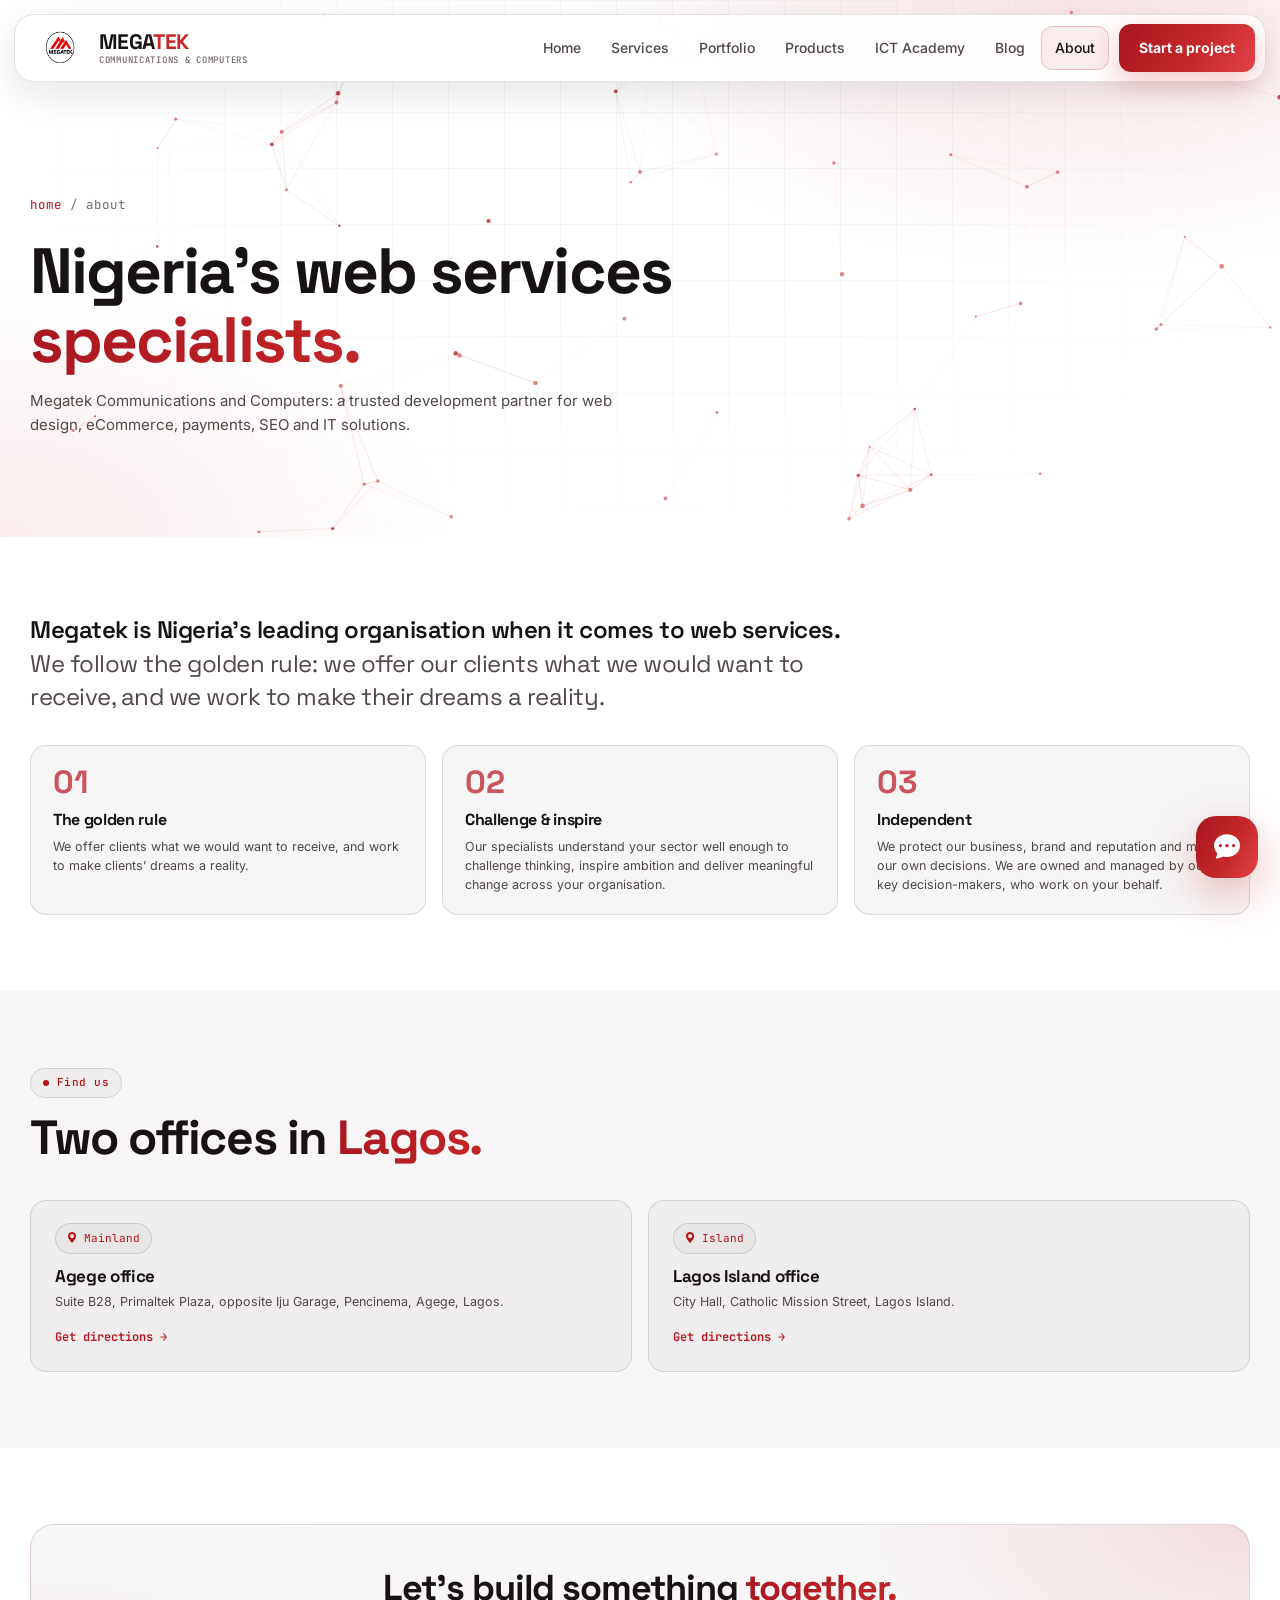
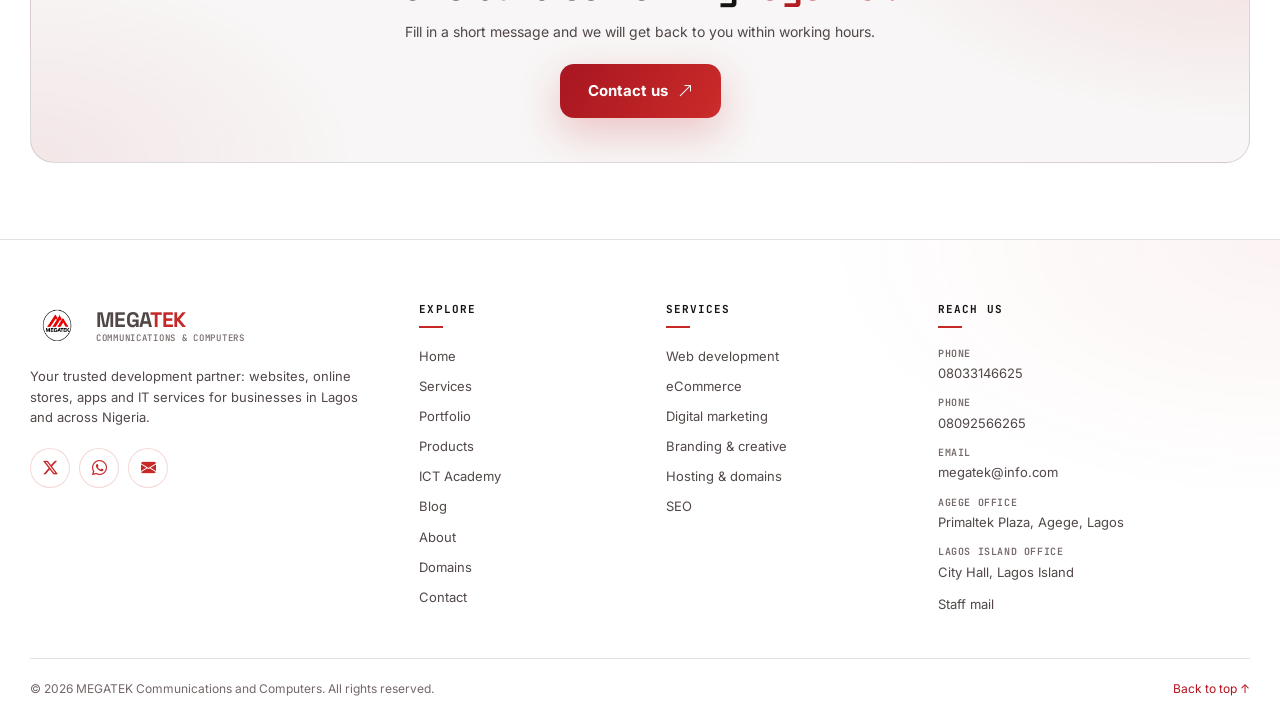
<file: about.html>
<!doctype html>
<html lang="en">
  <head>
    <meta charset="utf-8" />
    <meta name="viewport" content="width=device-width, initial-scale=1" />
    <meta
      name="description"
      content="Megatek Communications and Computers, Nigeria web services specialists in Lagos."
    />
    <meta name="theme-color" content="#ffffff" />
    <title>About Us | Megatek</title>
    <link rel="icon" type="image/png" href="assets/images/favicon.png" />
    <link rel="stylesheet" href="assets/css/styles.css" />
    <script src="assets/js/main.js" defer></script>
  </head>
  <body id="top">
    <div data-site-header></div>
    <main>
      <section class="page-hero">
        <div class="grid-bg"></div>
        <div class="container">
          <div class="crumbs"><a href="index.html">home</a> / about</div>
          <h1>
            Nigeria&rsquo;s web services <span class="grad">specialists.</span>
          </h1>
          <p class="lead">
            Megatek Communications and Computers: a trusted development partner
            for web design, eCommerce, payments, SEO and IT solutions.
          </p>
        </div>
      </section>
      <section class="section">
        <div class="container">
          <p class="statement reveal">
            Megatek is Nigeria&rsquo;s leading organisation when it comes to web
            services.
            <span
              >We follow the golden rule: we offer our clients what we would
              want to receive, and we work to make their dreams a reality.</span
            >
          </p>
          <div class="principles reveal">
            <div class="card principle">
              <span class="num">01</span>
              <h3>The golden rule</h3>
              <p>
                We offer clients what we would want to receive, and work to make
                clients&rsquo; dreams a reality.
              </p>
            </div>
            <div class="card principle">
              <span class="num">02</span>
              <h3>Challenge &amp; inspire</h3>
              <p>
                Our specialists understand your sector well enough to challenge
                thinking, inspire ambition and deliver meaningful change across
                your organisation.
              </p>
            </div>
            <div class="card principle">
              <span class="num">03</span>
              <h3>Independent</h3>
              <p>
                We protect our business, brand and reputation and make our own
                decisions. We are owned and managed by our key decision-makers,
                who work on your behalf.
              </p>
            </div>
          </div>
        </div>
      </section>
      <section class="section section--alt">
        <div class="container">
          <div class="section-head reveal">
            <p class="eyebrow">Find us</p>
            <h2>Two offices in <span class="grad">Lagos.</span></h2>
          </div>
          <div class="offices reveal">
            <div class="card office">
              <span class="chip"
                ><i class="bi bi-geo-alt-fill"></i> Mainland</span
              >
              <h3>Agege office</h3>
              <p>
                Suite B28, Primaltek Plaza, opposite Iju Garage, Pencinema,
                Agege, Lagos.
              </p>
              <a
                href="https://maps.google.com/?q=Primaltek+Plaza+Agege+Lagos"
                target="_blank"
                rel="noreferrer"
                >Get directions →</a
              >
            </div>
            <div class="card office">
              <span class="chip"
                ><i class="bi bi-geo-alt-fill"></i> Island</span
              >
              <h3>Lagos Island office</h3>
              <p>City Hall, Catholic Mission Street, Lagos Island.</p>
              <a
                href="https://maps.google.com/?q=City+Hall+Catholic+Mission+Street+Lagos+Island"
                target="_blank"
                rel="noreferrer"
                >Get directions →</a
              >
            </div>
          </div>
        </div>
      </section>
      <section class="section">
        <div class="container">
          <div class="cta reveal">
            <h2>
              Let&rsquo;s build something <span class="grad">together.</span>
            </h2>
            <p>
              Fill in a short message and we will get back to you within working
              hours.
            </p>
            <div class="hero-actions">
              <a class="btn" href="contact.html"
                >Contact us <i class="bi bi-arrow-up-right"></i
              ></a>
            </div>
          </div>
        </div>
      </section>
    </main>
    <div data-site-footer></div>
  </body>
</html>
</file>
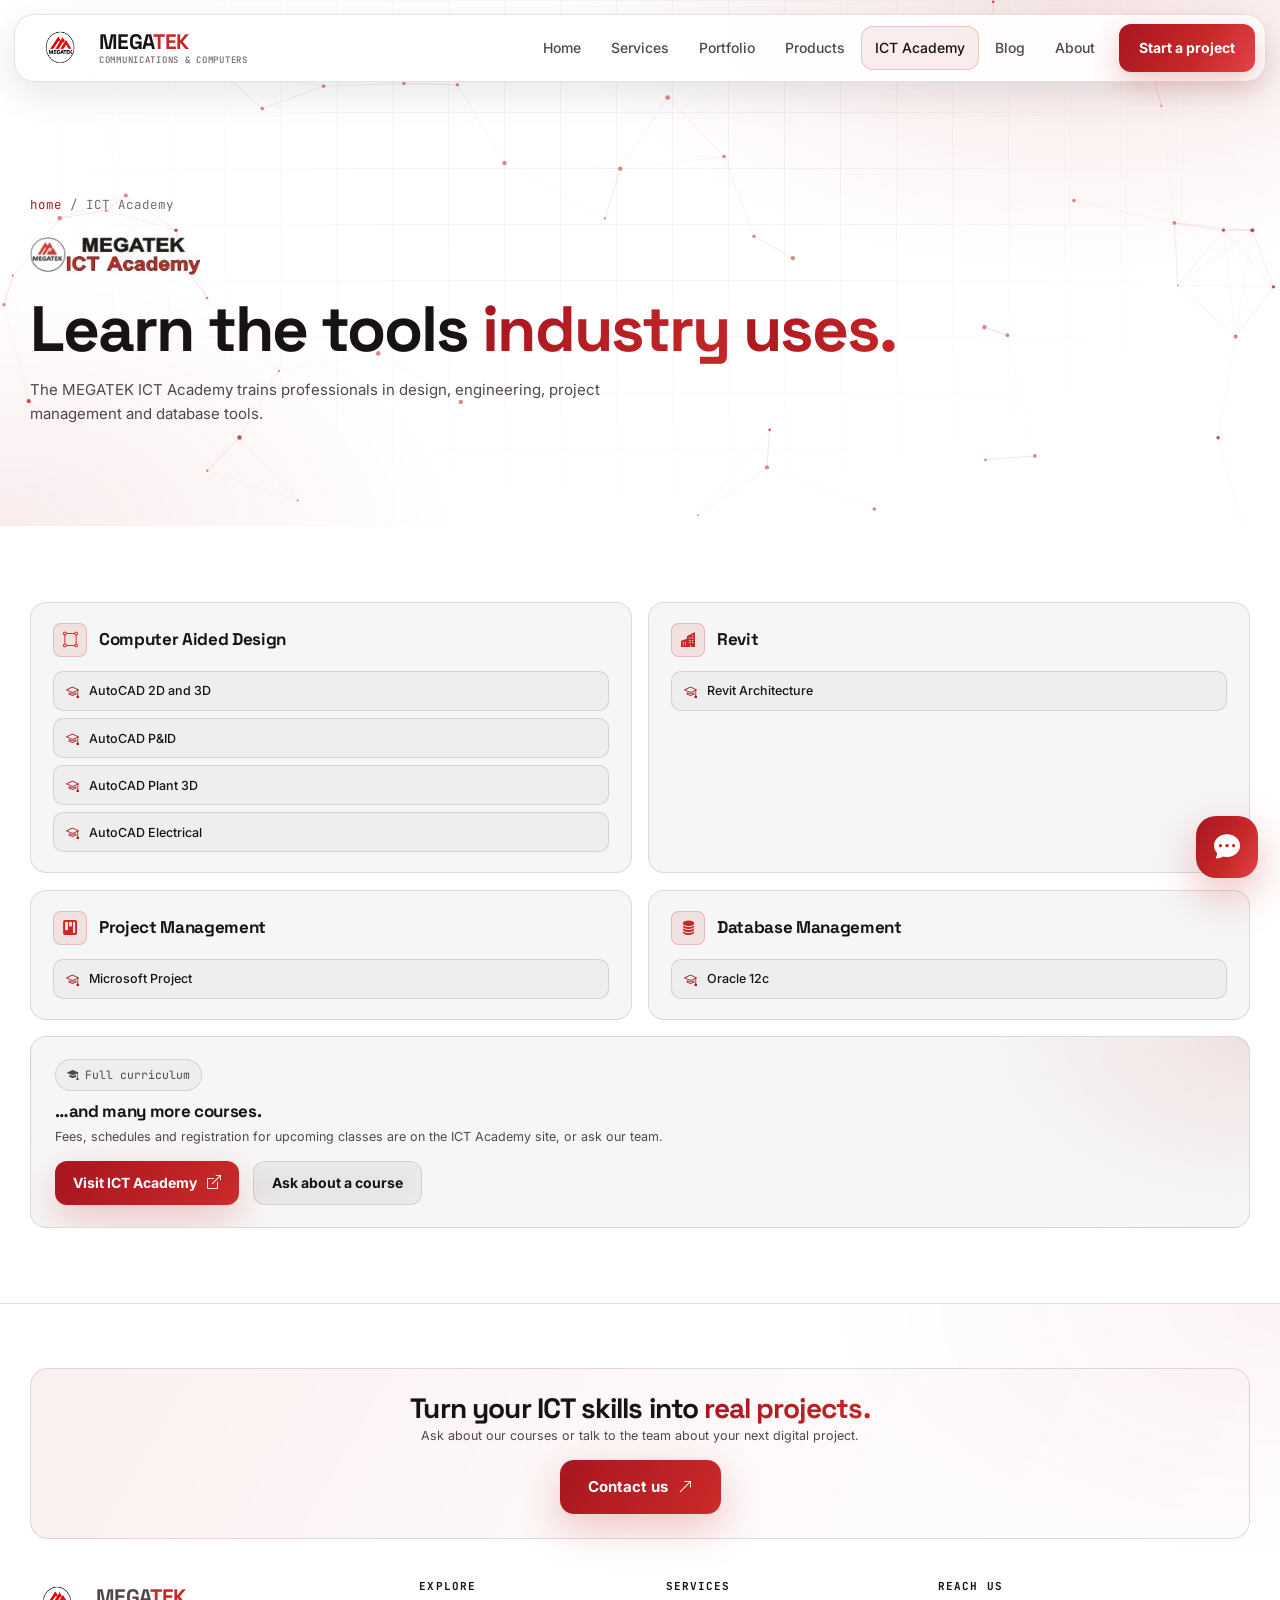
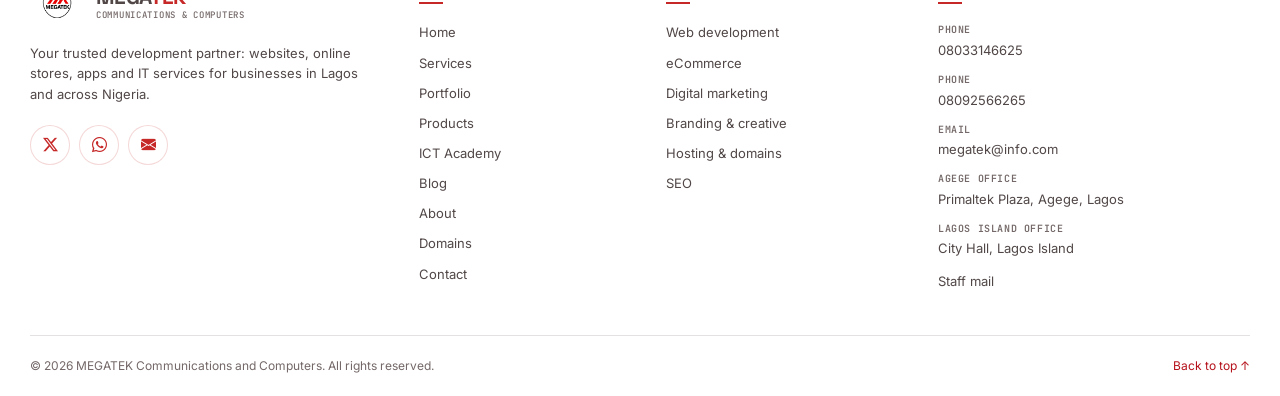
<file: academy.html>
<!doctype html>
<html lang="en">
  <head>
    <meta charset="utf-8" />
    <meta name="viewport" content="width=device-width, initial-scale=1" />
    <meta
      name="description"
      content="AutoCAD, Revit, Microsoft Project, Oracle 12c and more at the Megatek ICT Academy."
    />
    <meta name="theme-color" content="#ffffff" />
    <title>ICT Academy | Megatek</title>
    <link rel="icon" type="image/png" href="assets/images/favicon.png" />
    <link rel="stylesheet" href="assets/css/styles.css" />
    <script src="assets/js/main.js" defer></script>
  </head>
  <body id="top">
    <div data-site-header></div>
    <main>
      <section class="page-hero">
        <div class="grid-bg"></div>
        <div class="container">
          <div class="crumbs"><a href="index.html">home</a> / ICT Academy</div>
          <img
            class="academy-mark"
            src="assets/images/reference.jpg"
            alt="MEGATEK ICT Academy"
          />
          <h1>Learn the tools <span class="grad">industry uses.</span></h1>
          <p class="lead">
            The MEGATEK ICT Academy trains professionals in design, engineering,
            project management and database tools.
          </p>
        </div>
      </section>
      <section class="section">
        <div class="container">
          <div class="course-grid reveal">
            <div class="card course">
              <div class="course-head">
                <span class="bento-ico"
                  ><i class="bi bi-bounding-box-circles"></i
                ></span>
                <h3>Computer Aided Design</h3>
              </div>
              <ul>
                <li><i class="bi bi-mortarboard"></i>AutoCAD 2D and 3D</li>
                <li><i class="bi bi-mortarboard"></i>AutoCAD P&amp;ID</li>
                <li><i class="bi bi-mortarboard"></i>AutoCAD Plant 3D</li>
                <li><i class="bi bi-mortarboard"></i>AutoCAD Electrical</li>
              </ul>
            </div>
            <div class="card course">
              <div class="course-head">
                <span class="bento-ico"
                  ><i class="bi bi-buildings-fill"></i
                ></span>
                <h3>Revit</h3>
              </div>
              <ul>
                <li><i class="bi bi-mortarboard"></i>Revit Architecture</li>
              </ul>
            </div>
            <div class="card course">
              <div class="course-head">
                <span class="bento-ico"><i class="bi bi-kanban-fill"></i></span>
                <h3>Project Management</h3>
              </div>
              <ul>
                <li><i class="bi bi-mortarboard"></i>Microsoft Project</li>
              </ul>
            </div>
            <div class="card course">
              <div class="course-head">
                <span class="bento-ico"
                  ><i class="bi bi-database-fill"></i
                ></span>
                <h3>Database Management</h3>
              </div>
              <ul>
                <li><i class="bi bi-mortarboard"></i>Oracle 12c</li>
              </ul>
            </div>
            <div class="card course course--more" style="grid-column: 1/-1">
              <span class="chip" style="margin-bottom: 10px"
                ><i class="bi bi-mortarboard-fill"></i> Full curriculum</span
              >
              <h3>…and many more courses.</h3>
              <p>
                Fees, schedules and registration for upcoming classes are on the
                ICT Academy site, or ask our team.
              </p>
              <div class="hero-actions" style="opacity: 1; transform: none">
                <a
                  class="btn btn--sm"
                  href="https://ictacademy.com.ng"
                  target="_blank"
                  rel="noreferrer"
                  >Visit ICT Academy <i class="bi bi-box-arrow-up-right"></i></a
                ><a class="btn btn--sm btn--ghost" href="contact.html"
                  >Ask about a course</a
                >
              </div>
            </div>
          </div>
        </div>
      </section>
    </main>
    <div data-site-footer></div>
  </body>
</html>
</file>
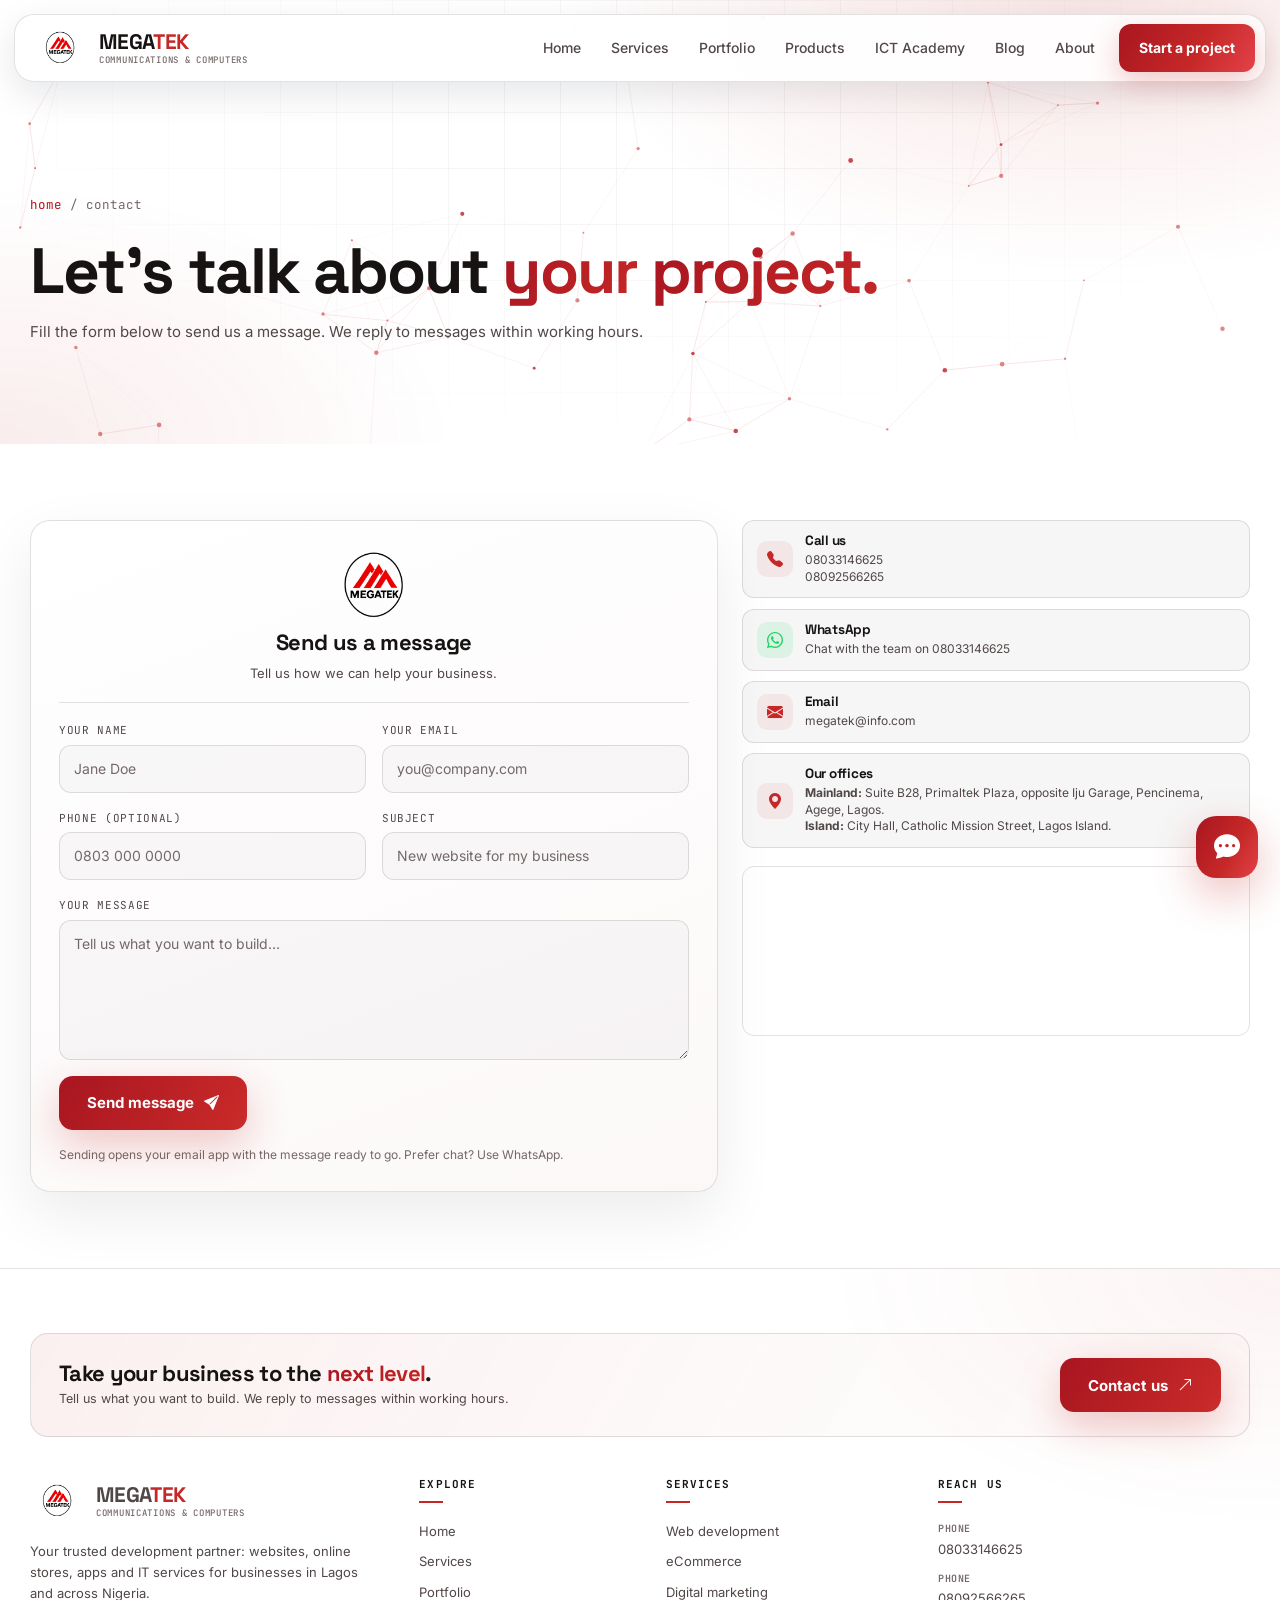
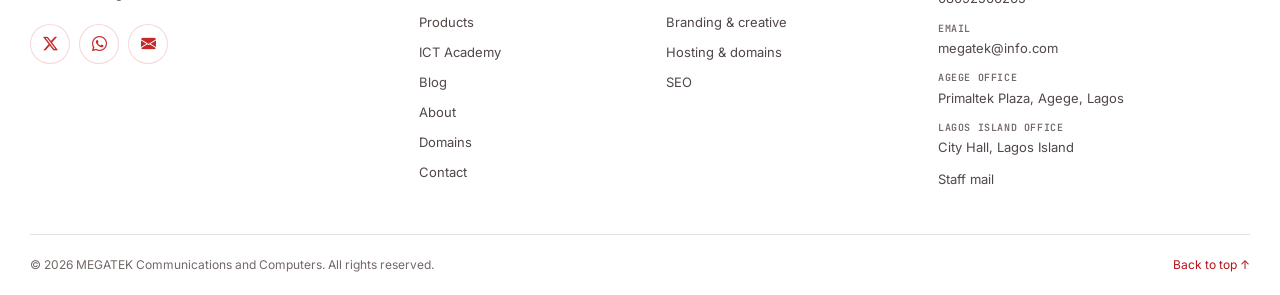
<file: contact.html>
<!doctype html>
<html lang="en">
  <head>
    <meta charset="utf-8" />
    <meta name="viewport" content="width=device-width, initial-scale=1" />
    <meta
      name="description"
      content="Reach Megatek in Agege or Lagos Island, by phone, WhatsApp, email or the contact form."
    />
    <meta name="theme-color" content="#ffffff" />
    <title>Contact Us | Megatek</title>
    <link rel="icon" type="image/png" href="assets/images/favicon.png" />
    <link rel="stylesheet" href="assets/css/styles.css" />
    <script src="assets/js/main.js" defer></script>
  </head>
  <body id="top">
    <div data-site-header></div>
    <main>
      <section class="page-hero">
        <div class="grid-bg"></div>
        <div class="container">
          <div class="crumbs"><a href="index.html">home</a> / contact</div>
          <h1>
            Let&rsquo;s talk about <span class="grad">your project.</span>
          </h1>
          <p class="lead">
            Fill the form below to send us a message. We reply to messages
            within working hours.
          </p>
        </div>
      </section>
      <section class="section">
        <div class="container">
          <div class="contact-grid">
            <form class="card form reveal" data-contact-form novalidate>
              <div class="form-brand">
                <img src="assets/images/logo.png" alt="MEGATEK" />
                <h2>Send us a message</h2>
                <p>Tell us how we can help your business.</p>
              </div>
              <div class="field">
                <label for="name">Your name</label
                ><input
                  id="name"
                  name="name"
                  autocomplete="name"
                  required
                  placeholder="Jane Doe"
                />
              </div>
              <div class="field">
                <label for="email">Your email</label
                ><input
                  id="email"
                  name="email"
                  type="email"
                  autocomplete="email"
                  required
                  placeholder="you@company.com"
                />
              </div>
              <div class="field">
                <label for="phone">Phone (optional)</label
                ><input
                  id="phone"
                  name="phone"
                  type="tel"
                  autocomplete="tel"
                  placeholder="0803 000 0000"
                />
              </div>
              <div class="field">
                <label for="subject">Subject</label
                ><input
                  id="subject"
                  name="subject"
                  placeholder="New website for my business"
                />
              </div>
              <div class="field field--wide">
                <label for="message">Your message</label
                ><textarea
                  id="message"
                  name="message"
                  required
                  placeholder="Tell us what you want to build…"
                ></textarea>
              </div>
              <div class="field--wide">
                <button class="btn" type="submit">
                  Send message <i class="bi bi-send-fill"></i>
                </button>
                <span class="form-status" aria-live="polite"></span>
              </div>
              <p class="form-note">
                Sending opens your email app with the message ready to go.
                Prefer chat? Use WhatsApp.
              </p>
            </form>
            <div class="contact-side reveal">
              <a class="card contact-card" href="tel:+2348033146625"
                ><i class="bi bi-telephone-fill"></i>
                <div>
                  <h3>Call us</h3>
                  <p>08033146625<br />08092566265</p>
                </div></a
              >
              <a
                class="card contact-card"
                href="https://wa.me/2348033146625"
                target="_blank"
                rel="noreferrer"
                ><i class="bi bi-whatsapp"></i>
                <div>
                  <h3>WhatsApp</h3>
                  <p>Chat with the team on 08033146625</p>
                </div></a
              >
              <a class="card contact-card" href="mailto:megatek@info.com"
                ><i class="bi bi-envelope-fill"></i>
                <div>
                  <h3>Email</h3>
                  <p>megatek@info.com</p>
                </div></a
              >
              <div class="card contact-card">
                <i class="bi bi-geo-alt-fill"></i>
                <div>
                  <h3>Our offices</h3>
                  <p>
                    <b>Mainland:</b> Suite B28, Primaltek Plaza, opposite Iju
                    Garage, Pencinema, Agege, Lagos.<br /><b>Island:</b> City
                    Hall, Catholic Mission Street, Lagos Island.
                  </p>
                </div>
              </div>
              <div class="map">
                <iframe
                  title="Map of Agege, Lagos"
                  loading="lazy"
                  src="https://www.google.com/maps?q=Primaltek+Plaza+Agege+Lagos&amp;output=embed"
                ></iframe>
              </div>
            </div>
          </div>
        </div>
      </section>
    </main>
    <div data-site-footer></div>
  </body>
</html>
</file>
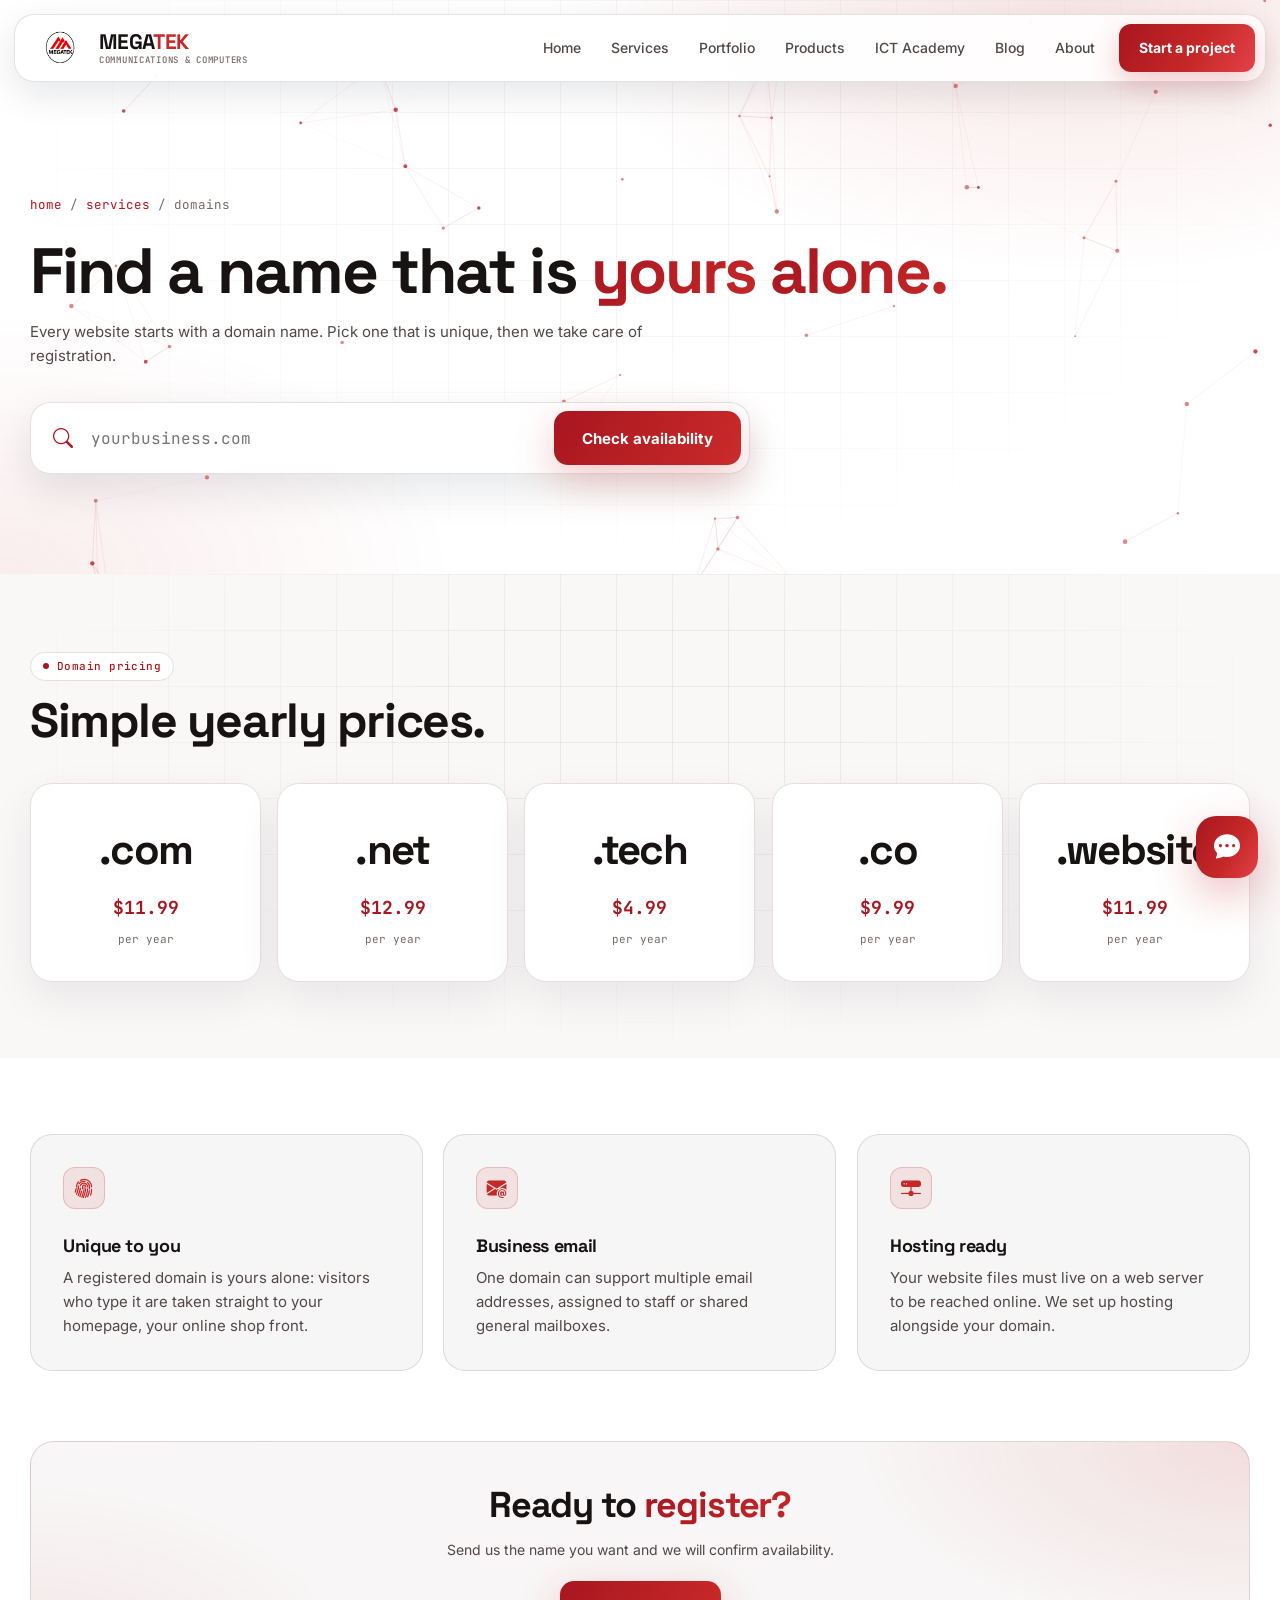
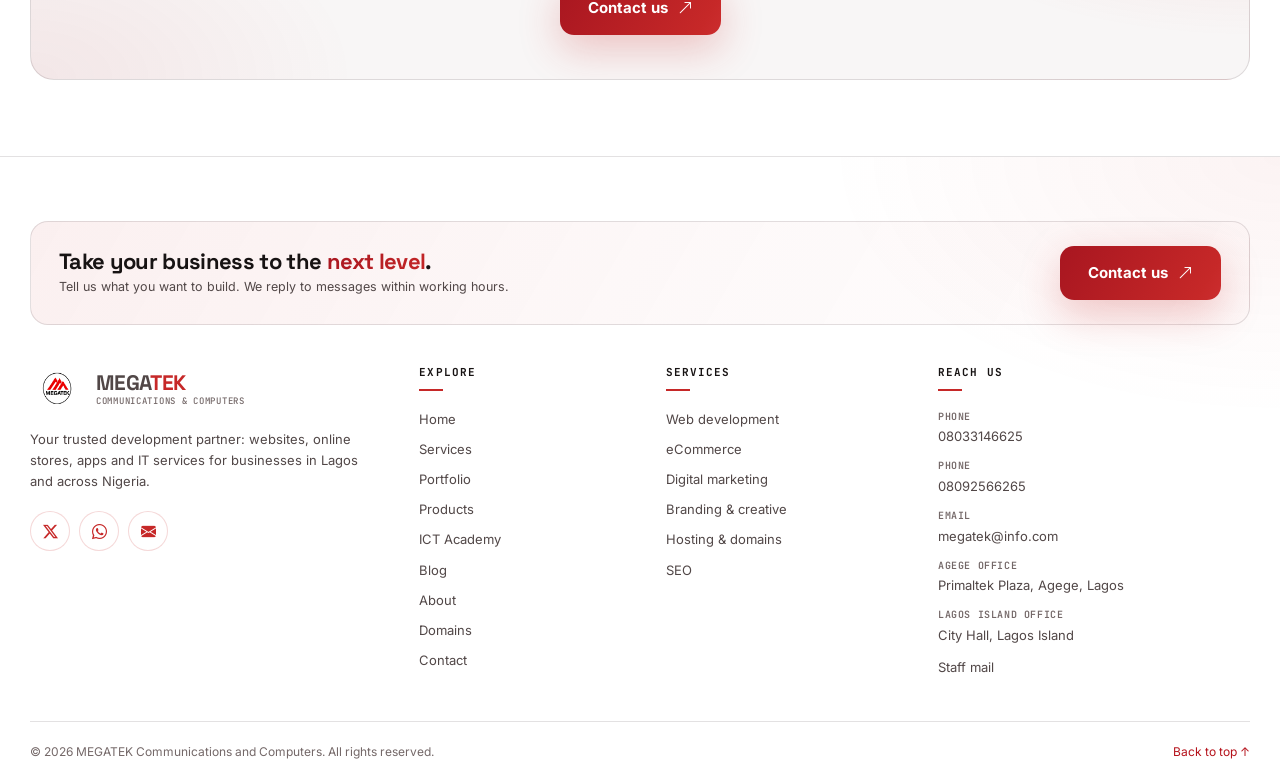
<file: domains.html>
<!doctype html>
<html lang="en">
  <head>
    <meta charset="utf-8" />
    <meta name="viewport" content="width=device-width, initial-scale=1" />
    <meta
      name="description"
      content="Register .com, .net, .tech, .co and .website domains with Megatek."
    />
    <meta name="theme-color" content="#ffffff" />
    <title>Domain Registration | Megatek</title>
    <link rel="icon" type="image/png" href="assets/images/favicon.png" />
    <link rel="stylesheet" href="assets/css/styles.css" />
    <script src="assets/js/main.js" defer></script>
  </head>
  <body id="top">
    <div data-site-header></div>
    <main>
      <section class="page-hero">
        <div class="grid-bg"></div>
        <div class="container">
          <div class="crumbs">
            <a href="index.html">home</a> /
            <a href="services.html">services</a> / domains
          </div>
          <h1>Find a name that is <span class="grad">yours alone.</span></h1>
          <p class="lead">
            Every website starts with a domain name. Pick one that is unique,
            then we take care of registration.
          </p>
          <form class="domain-search" data-domain-form>
            <i class="bi bi-search"></i
            ><label class="sr-only" for="dn">Domain name</label
            ><input
              id="dn"
              type="text"
              placeholder="yourbusiness.com"
              autocomplete="off"
              required
            /><button class="btn" type="submit">Check availability</button>
          </form>
          <div data-domain-result></div>
        </div>
      </section>
      <section class="section section--light">
        <div class="grid-bg"></div>
        <div class="container">
          <div class="section-head reveal">
            <p class="eyebrow">Domain pricing</p>
            <h2>Simple yearly prices.</h2>
          </div>
          <div class="tld-grid reveal">
            <div class="card tld">
              <strong>.com</strong><span class="price">$11.99</span
              ><small>per year</small>
            </div>
            <div class="card tld">
              <strong>.net</strong><span class="price">$12.99</span
              ><small>per year</small>
            </div>
            <div class="card tld">
              <strong>.tech</strong><span class="price">$4.99</span
              ><small>per year</small>
            </div>
            <div class="card tld">
              <strong>.co</strong><span class="price">$9.99</span
              ><small>per year</small>
            </div>
            <div class="card tld">
              <strong>.website</strong><span class="price">$11.99</span
              ><small>per year</small>
            </div>
          </div>
        </div>
      </section>
      <section class="section">
        <div class="container">
          <div class="feat-grid reveal">
            <div class="card feat">
              <span class="bento-ico"><i class="bi bi-fingerprint"></i></span>
              <h3>Unique to you</h3>
              <p>
                A registered domain is yours alone: visitors who type it are
                taken straight to your homepage, your online shop front.
              </p>
            </div>
            <div class="card feat">
              <span class="bento-ico"
                ><i class="bi bi-envelope-at-fill"></i
              ></span>
              <h3>Business email</h3>
              <p>
                One domain can support multiple email addresses, assigned to
                staff or shared general mailboxes.
              </p>
            </div>
            <div class="card feat">
              <span class="bento-ico"
                ><i class="bi bi-hdd-network-fill"></i
              ></span>
              <h3>Hosting ready</h3>
              <p>
                Your website files must live on a web server to be reached
                online. We set up hosting alongside your domain.
              </p>
            </div>
          </div>
          <div class="cta reveal" style="margin-top: 70px">
            <h2>Ready to <span class="grad">register?</span></h2>
            <p>Send us the name you want and we will confirm availability.</p>
            <div class="hero-actions">
              <a class="btn" href="contact.html"
                >Contact us <i class="bi bi-arrow-up-right"></i
              ></a>
            </div>
          </div>
        </div>
      </section>
    </main>
    <div data-site-footer></div>
  </body>
</html>
</file>
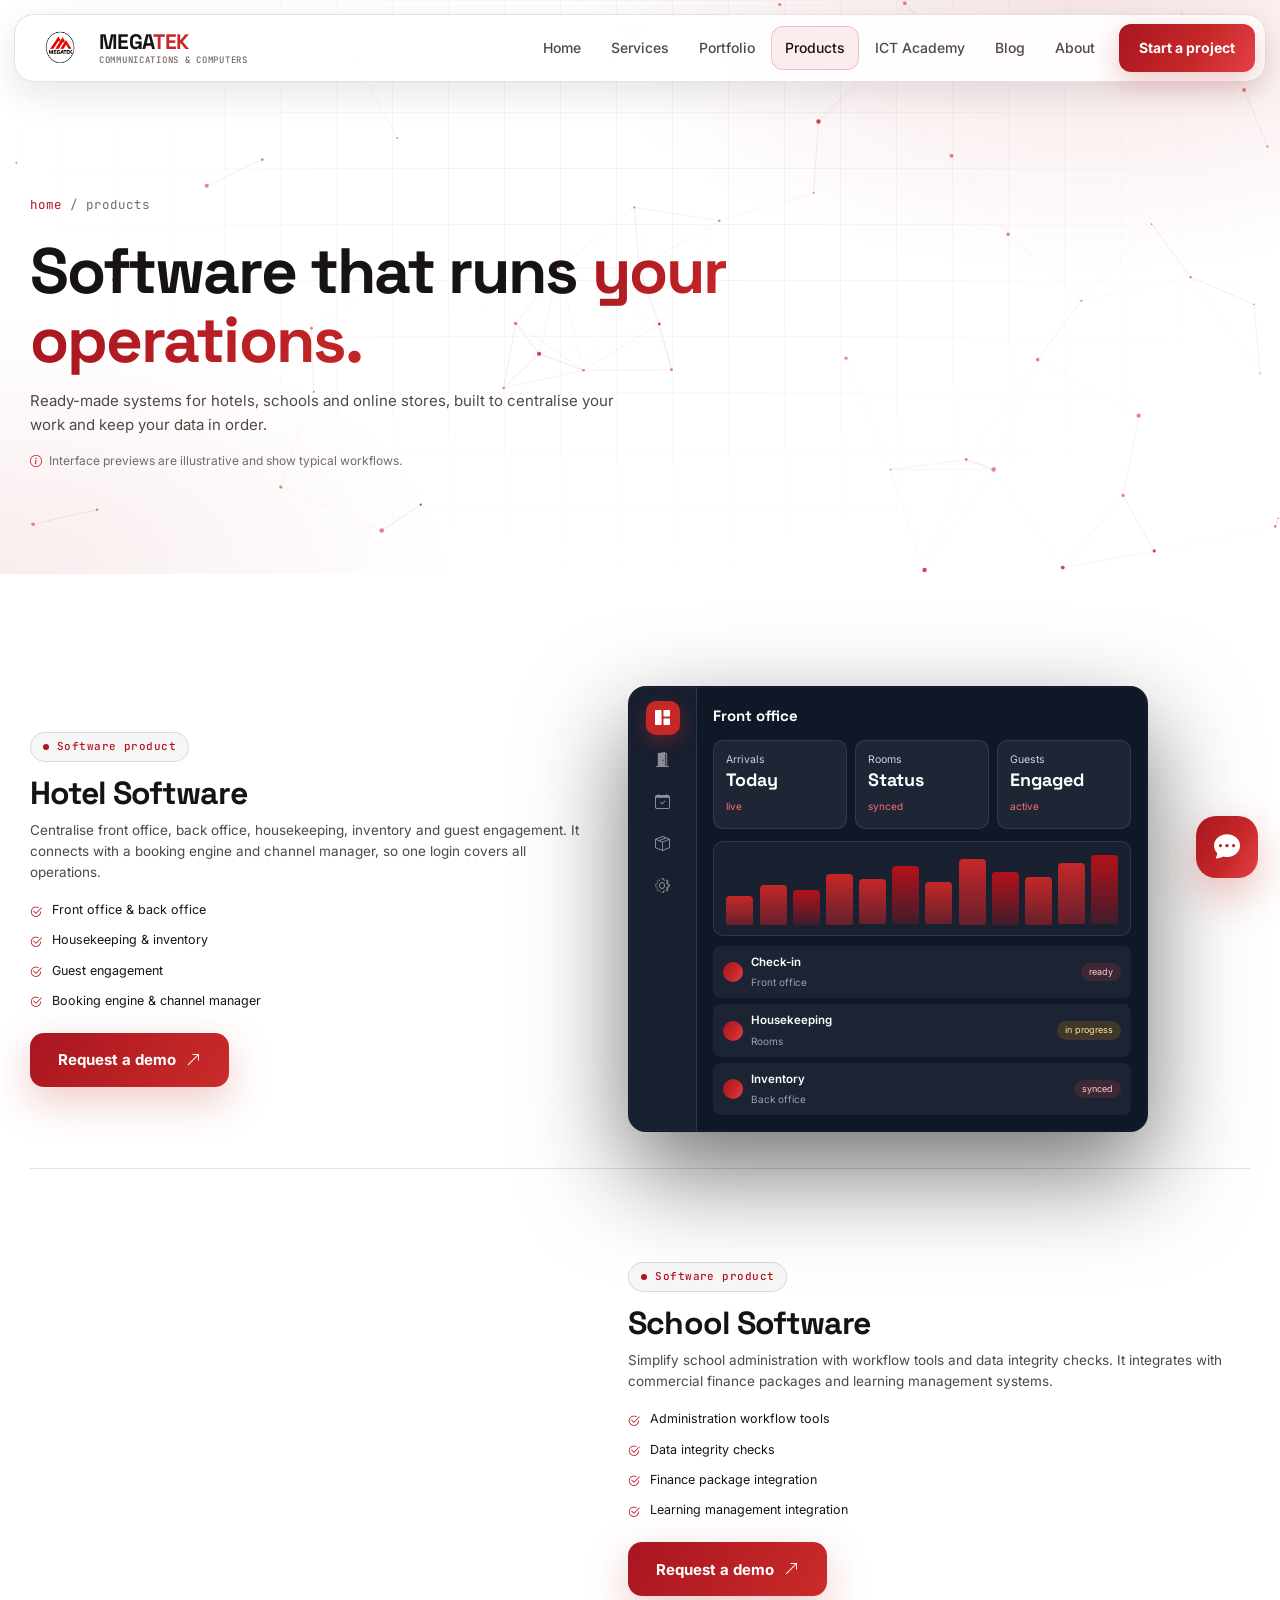
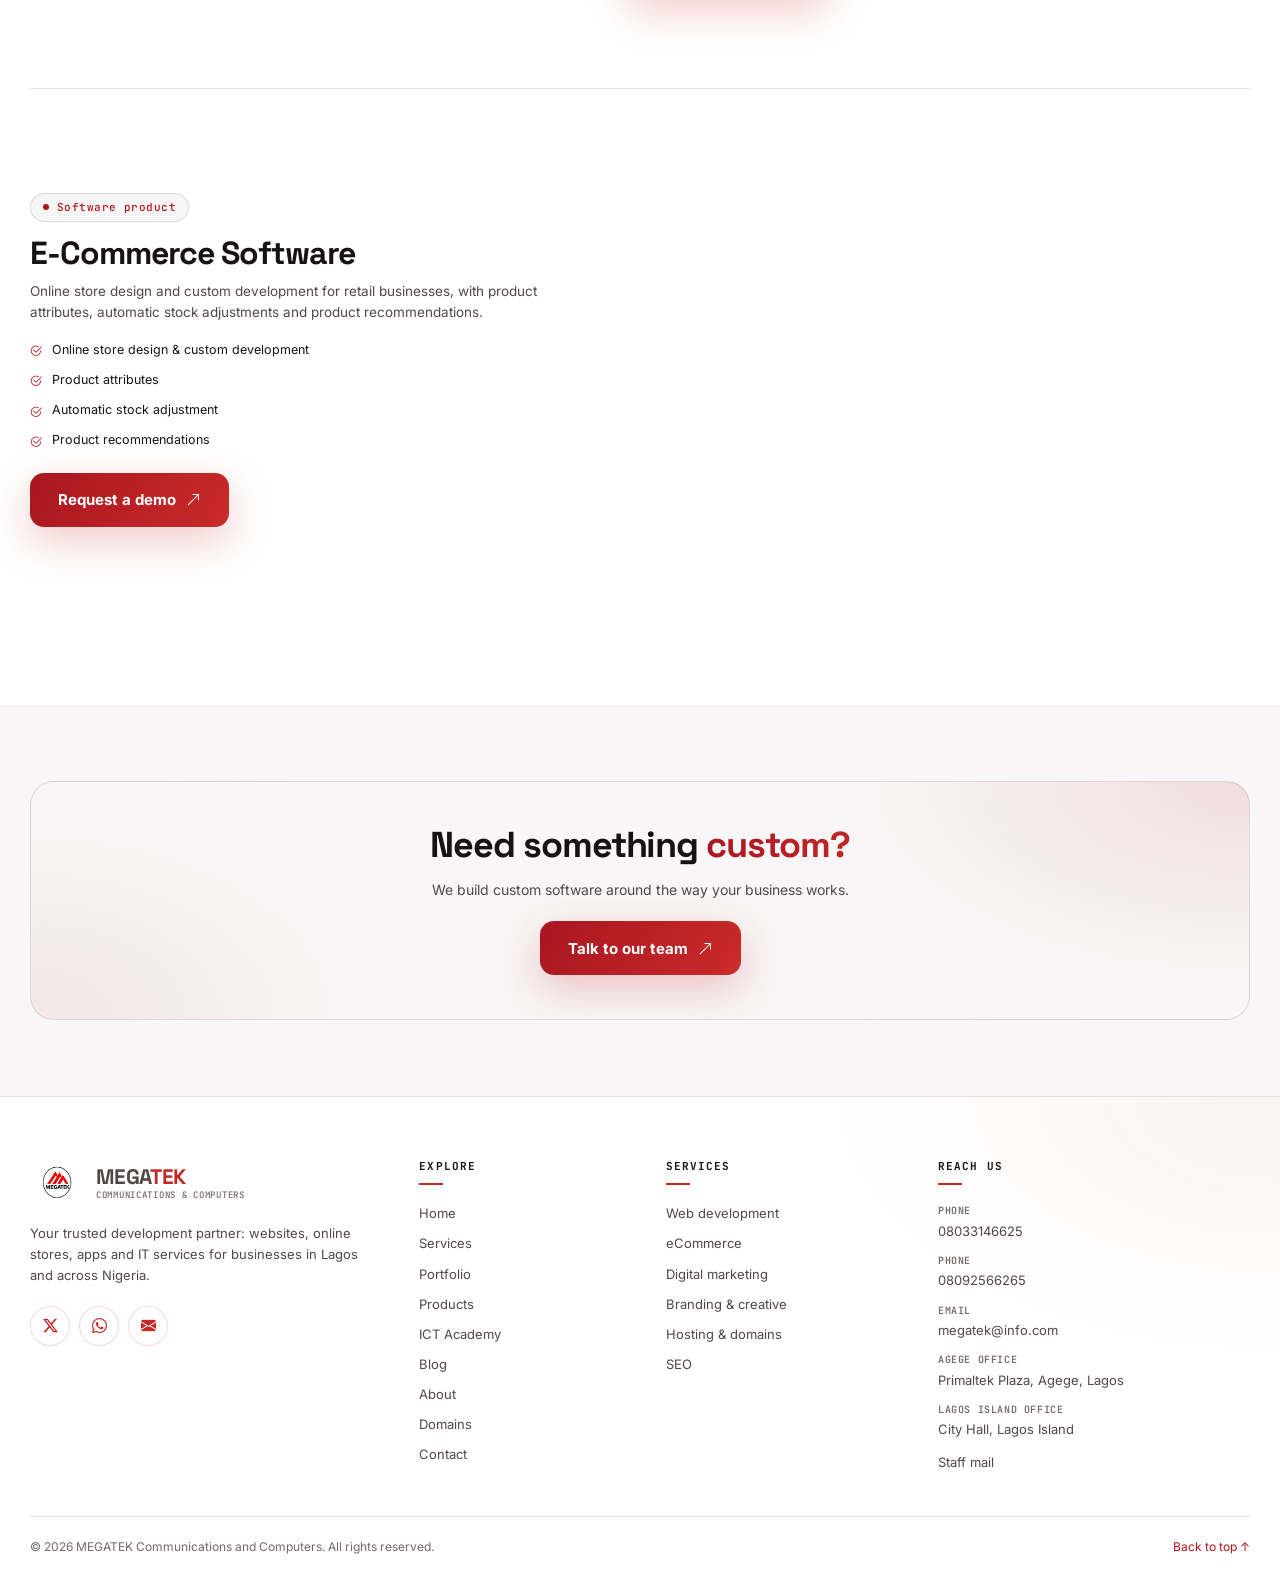
<file: products.html>
<!doctype html>
<html lang="en">
  <head>
    <meta charset="utf-8" />
    <meta name="viewport" content="width=device-width, initial-scale=1" />
    <meta
      name="description"
      content="Hotel software, school software and e-commerce software from Megatek."
    />
    <meta name="theme-color" content="#ffffff" />
    <title>Software Products | Megatek</title>
    <link rel="icon" type="image/png" href="assets/images/favicon.png" />
    <link rel="stylesheet" href="assets/css/styles.css" />
    <script src="assets/js/main.js" defer></script>
  </head>
  <body id="top">
    <div data-site-header></div>
    <main>
      <section class="page-hero">
        <div class="grid-bg"></div>
        <div class="container">
          <div class="crumbs"><a href="index.html">home</a> / products</div>
          <h1>Software that runs <span class="grad">your operations.</span></h1>
          <p class="lead">
            Ready-made systems for hotels, schools and online stores, built to
            centralise your work and keep your data in order.
          </p>
          <p class="product-preview-note">
            <i class="bi bi-info-circle"></i> Interface previews are
            illustrative and show typical workflows.
          </p>
        </div>
      </section>
      <section class="section">
        <div class="container">
          <section class="product reveal" id="hotel">
            <div class="product-copy">
              <p class="eyebrow">Software product</p>
              <h2>Hotel Software</h2>
              <p class="lead">
                Centralise front office, back office, housekeeping, inventory
                and guest engagement. It connects with a booking engine and
                channel manager, so one login covers all operations.
              </p>
              <ul class="product-feats">
                <li>
                  <i class="bi bi-check2-circle"></i>Front office &amp; back
                  office
                </li>
                <li>
                  <i class="bi bi-check2-circle"></i>Housekeeping &amp;
                  inventory
                </li>
                <li><i class="bi bi-check2-circle"></i>Guest engagement</li>
                <li>
                  <i class="bi bi-check2-circle"></i>Booking engine &amp;
                  channel manager
                </li>
              </ul>
              <div class="hero-actions" style="opacity: 1; transform: none">
                <a class="btn" href="contact.html"
                  >Request a demo <i class="bi bi-arrow-up-right"></i
                ></a>
              </div>
            </div>
            <div class="card win dash" aria-hidden="true">
              <div class="dash-side">
                <i class="bi bi-grid-1x2-fill on"></i
                ><i class="bi bi-door-open-fill"></i
                ><i class="bi bi-calendar-check"></i
                ><i class="bi bi-box-seam"></i><i class="bi bi-gear"></i>
              </div>
              <div class="dash-main">
                <div class="dash-top">
                  <b>Front office</b><span>illustrative interface</span>
                </div>
                <div class="dash-kpis">
                  <div class="kpi">
                    <small>Arrivals</small><b>Today</b> <em>live</em>
                  </div>
                  <div class="kpi">
                    <small>Rooms</small><b>Status</b> <em>synced</em>
                  </div>
                  <div class="kpi">
                    <small>Guests</small><b>Engaged</b> <em>active</em>
                  </div>
                </div>
                <div class="dash-chart">
                  <span style="--h: 40%; --i: 0"></span
                  ><span style="--h: 55%; --i: 1"></span
                  ><span style="--h: 48%; --i: 2"></span
                  ><span style="--h: 70%; --i: 3"></span
                  ><span style="--h: 62%; --i: 4"></span
                  ><span style="--h: 80%; --i: 5"></span
                  ><span style="--h: 58%; --i: 6"></span
                  ><span style="--h: 90%; --i: 7"></span
                  ><span style="--h: 72%; --i: 8"></span
                  ><span style="--h: 66%; --i: 9"></span
                  ><span style="--h: 84%; --i: 10"></span
                  ><span style="--h: 95%; --i: 11"></span>
                </div>
                <div class="dash-rows">
                  <div class="dash-row">
                    <i></i><b>Check-in</b><span>Front office</span
                    ><em>ready</em>
                  </div>
                  <div class="dash-row">
                    <i></i><b>Housekeeping</b><span>Rooms</span
                    ><em class="w">in progress</em>
                  </div>
                  <div class="dash-row">
                    <i></i><b>Inventory</b><span>Back office</span
                    ><em>synced</em>
                  </div>
                </div>
              </div>
            </div>
          </section>
          <section class="product reveal" id="school">
            <div class="product-copy">
              <p class="eyebrow">Software product</p>
              <h2>School Software</h2>
              <p class="lead">
                Simplify school administration with workflow tools and data
                integrity checks. It integrates with commercial finance packages
                and learning management systems.
              </p>
              <ul class="product-feats">
                <li>
                  <i class="bi bi-check2-circle"></i>Administration workflow
                  tools
                </li>
                <li>
                  <i class="bi bi-check2-circle"></i>Data integrity checks
                </li>
                <li>
                  <i class="bi bi-check2-circle"></i>Finance package integration
                </li>
                <li>
                  <i class="bi bi-check2-circle"></i>Learning management
                  integration
                </li>
              </ul>
              <div class="hero-actions" style="opacity: 1; transform: none">
                <a class="btn" href="contact.html"
                  >Request a demo <i class="bi bi-arrow-up-right"></i
                ></a>
              </div>
            </div>
            <div class="card win dash" aria-hidden="true">
              <div class="dash-side">
                <i class="bi bi-grid-1x2-fill on"></i
                ><i class="bi bi-people-fill"></i
                ><i class="bi bi-journal-check"></i
                ><i class="bi bi-cash-coin"></i><i class="bi bi-gear"></i>
              </div>
              <div class="dash-main">
                <div class="dash-top">
                  <b>Administration</b><span>illustrative interface</span>
                </div>
                <div class="dash-kpis">
                  <div class="kpi">
                    <small>Students</small><b>Records</b> <em>secure</em>
                  </div>
                  <div class="kpi">
                    <small>Fees</small><b>Finance</b> <em>linked</em>
                  </div>
                  <div class="kpi">
                    <small>Classes</small><b>Timetable</b> <em>set</em>
                  </div>
                </div>
                <div class="dash-chart">
                  <span style="--h: 52%; --i: 0"></span
                  ><span style="--h: 60%; --i: 1"></span
                  ><span style="--h: 45%; --i: 2"></span
                  ><span style="--h: 75%; --i: 3"></span
                  ><span style="--h: 66%; --i: 4"></span
                  ><span style="--h: 58%; --i: 5"></span
                  ><span style="--h: 82%; --i: 6"></span
                  ><span style="--h: 70%; --i: 7"></span
                  ><span style="--h: 64%; --i: 8"></span
                  ><span style="--h: 88%; --i: 9"></span
                  ><span style="--h: 76%; --i: 10"></span
                  ><span style="--h: 92%; --i: 11"></span>
                </div>
                <div class="dash-rows">
                  <div class="dash-row">
                    <i></i><b>Admissions</b><span>Workflow</span
                    ><em>approved</em>
                  </div>
                  <div class="dash-row">
                    <i></i><b>Results</b><span>Data check</span
                    ><em>verified</em>
                  </div>
                  <div class="dash-row">
                    <i></i><b>Learning platform</b><span>Integration</span
                    ><em>connected</em>
                  </div>
                </div>
              </div>
            </div>
          </section>
          <section class="product reveal" id="ecommerce">
            <div class="product-copy">
              <p class="eyebrow">Software product</p>
              <h2>E-Commerce Software</h2>
              <p class="lead">
                Online store design and custom development for retail
                businesses, with product attributes, automatic stock adjustments
                and product recommendations.
              </p>
              <ul class="product-feats">
                <li>
                  <i class="bi bi-check2-circle"></i>Online store design &amp;
                  custom development
                </li>
                <li><i class="bi bi-check2-circle"></i>Product attributes</li>
                <li>
                  <i class="bi bi-check2-circle"></i>Automatic stock adjustment
                </li>
                <li>
                  <i class="bi bi-check2-circle"></i>Product recommendations
                </li>
              </ul>
              <div class="hero-actions" style="opacity: 1; transform: none">
                <a class="btn" href="contact.html"
                  >Request a demo <i class="bi bi-arrow-up-right"></i
                ></a>
              </div>
            </div>
            <div class="card win dash" aria-hidden="true">
              <div class="dash-side">
                <i class="bi bi-grid-1x2-fill on"></i
                ><i class="bi bi-bag-check"></i><i class="bi bi-boxes"></i
                ><i class="bi bi-credit-card-2-front"></i
                ><i class="bi bi-gear"></i>
              </div>
              <div class="dash-main">
                <div class="dash-top">
                  <b>Store admin</b><span>illustrative interface</span>
                </div>
                <div class="dash-kpis">
                  <div class="kpi">
                    <small>Orders</small><b>Online</b> <em>paid</em>
                  </div>
                  <div class="kpi">
                    <small>Stock</small><b>Auto adjust</b> <em>synced</em>
                  </div>
                  <div class="kpi">
                    <small>Picks</small><b>Recommended</b> <em>on</em>
                  </div>
                </div>
                <div class="dash-chart">
                  <span style="--h: 35%; --i: 0"></span
                  ><span style="--h: 48%; --i: 1"></span
                  ><span style="--h: 60%; --i: 2"></span
                  ><span style="--h: 52%; --i: 3"></span
                  ><span style="--h: 78%; --i: 4"></span
                  ><span style="--h: 66%; --i: 5"></span
                  ><span style="--h: 90%; --i: 6"></span
                  ><span style="--h: 74%; --i: 7"></span
                  ><span style="--h: 82%; --i: 8"></span
                  ><span style="--h: 70%; --i: 9"></span
                  ><span style="--h: 96%; --i: 10"></span
                  ><span style="--h: 88%; --i: 11"></span>
                </div>
                <div class="dash-rows">
                  <div class="dash-row">
                    <i></i><b>Product attributes</b><span>Catalogue</span
                    ><em>updated</em>
                  </div>
                  <div class="dash-row">
                    <i></i><b>Stock adjustment</b><span>Automatic</span
                    ><em>synced</em>
                  </div>
                  <div class="dash-row">
                    <i></i><b>Recommendations</b><span>Storefront</span
                    ><em>live</em>
                  </div>
                </div>
              </div>
            </div>
          </section>
        </div>
      </section>
      <section class="section section--alt">
        <div class="container">
          <div class="cta reveal">
            <h2>Need something <span class="grad">custom?</span></h2>
            <p>We build custom software around the way your business works.</p>
            <div class="hero-actions">
              <a class="btn" href="contact.html"
                >Talk to our team <i class="bi bi-arrow-up-right"></i
              ></a>
            </div>
          </div>
        </div>
      </section>
    </main>
    <div data-site-footer></div>
  </body>
</html>
</file>
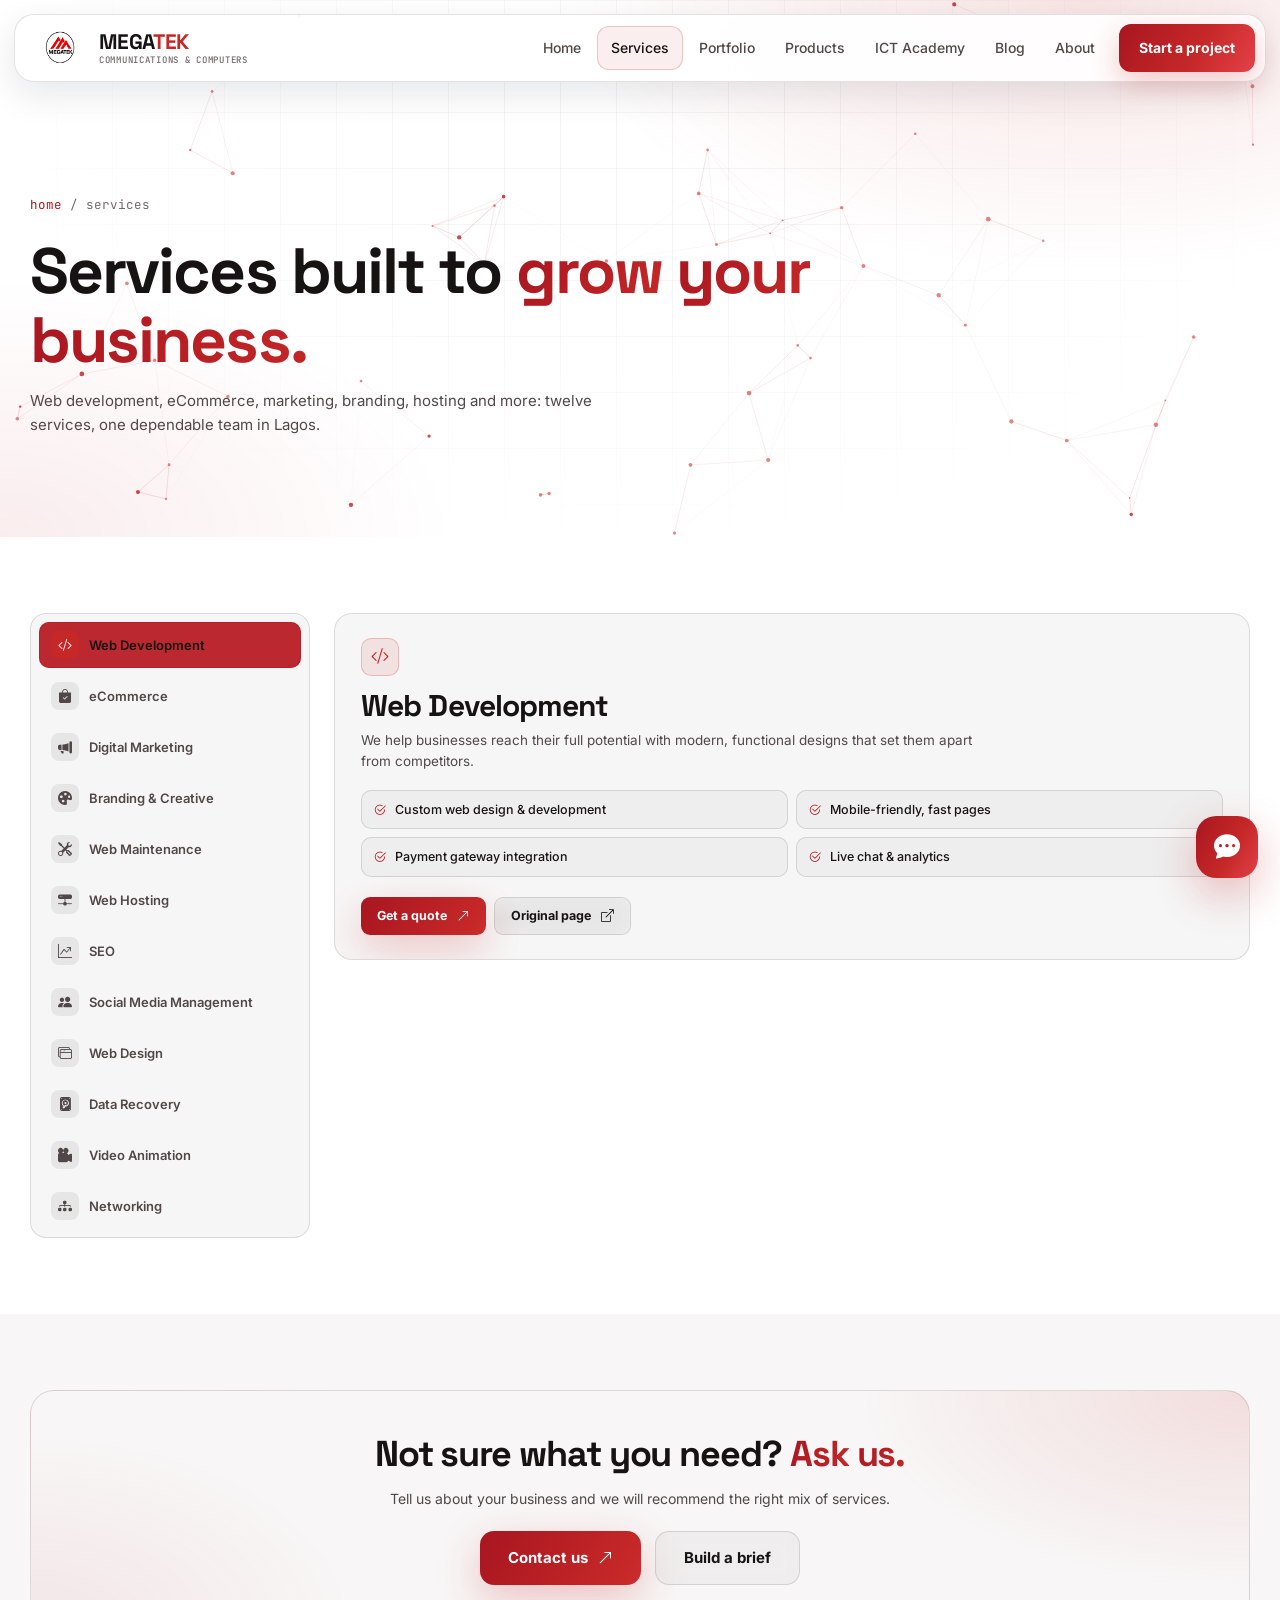
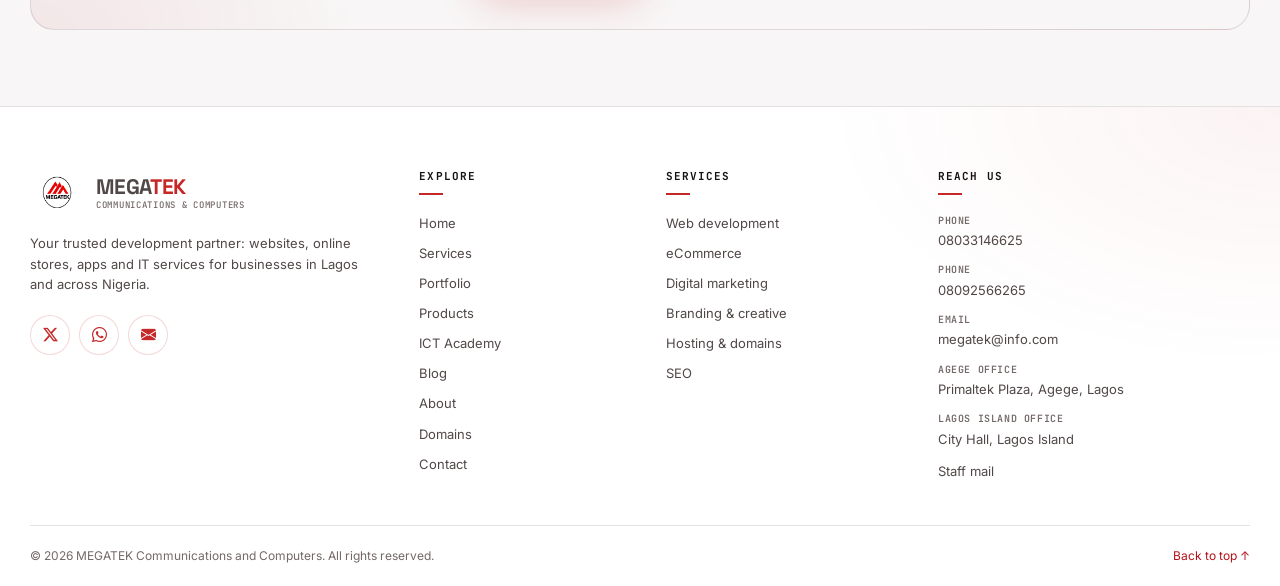
<file: services.html>
<!doctype html>
<html lang="en">
  <head>
    <meta charset="utf-8" />
    <meta name="viewport" content="width=device-width, initial-scale=1" />
    <meta
      name="description"
      content="Web development, eCommerce, digital marketing, branding, hosting, SEO, social media, web design, data recovery, video animation and networking."
    />
    <meta name="theme-color" content="#ffffff" />
    <title>Services | Megatek Communications and Computers</title>
    <link rel="icon" type="image/png" href="assets/images/favicon.png" />
    <link rel="stylesheet" href="assets/css/styles.css" />
    <script src="assets/js/main.js" defer></script>
  </head>
  <body id="top">
    <div data-site-header></div>
    <main>
      <section class="page-hero">
        <div class="grid-bg"></div>
        <div class="container">
          <div class="crumbs"><a href="index.html">home</a> / services</div>
          <h1>
            Services built to <span class="grad">grow your business.</span>
          </h1>
          <p class="lead">
            Web development, eCommerce, marketing, branding, hosting and more:
            twelve services, one dependable team in Lagos.
          </p>
        </div>
      </section>
      <section class="section">
        <div class="container">
          <div class="svc-layout reveal">
            <div class="card svc-tabs" role="tablist" aria-label="Services">
              <button
                class="svc-tab"
                type="button"
                role="tab"
                data-svc="web-development"
                aria-selected="false"
              >
                <i class="bi bi-code-slash"></i>Web Development</button
              ><button
                class="svc-tab"
                type="button"
                role="tab"
                data-svc="ecommerce"
                aria-selected="false"
              >
                <i class="bi bi-bag-check-fill"></i>eCommerce</button
              ><button
                class="svc-tab"
                type="button"
                role="tab"
                data-svc="digital-marketing"
                aria-selected="false"
              >
                <i class="bi bi-megaphone-fill"></i>Digital Marketing</button
              ><button
                class="svc-tab"
                type="button"
                role="tab"
                data-svc="branding"
                aria-selected="false"
              >
                <i class="bi bi-palette-fill"></i>Branding &amp; Creative</button
              ><button
                class="svc-tab"
                type="button"
                role="tab"
                data-svc="maintenance"
                aria-selected="false"
              >
                <i class="bi bi-tools"></i>Web Maintenance</button
              ><button
                class="svc-tab"
                type="button"
                role="tab"
                data-svc="hosting"
                aria-selected="false"
              >
                <i class="bi bi-hdd-network-fill"></i>Web Hosting</button
              ><button
                class="svc-tab"
                type="button"
                role="tab"
                data-svc="seo"
                aria-selected="false"
              >
                <i class="bi bi-graph-up-arrow"></i>SEO</button
              ><button
                class="svc-tab"
                type="button"
                role="tab"
                data-svc="social"
                aria-selected="false"
              >
                <i class="bi bi-people-fill"></i>Social Media Management</button
              ><button
                class="svc-tab"
                type="button"
                role="tab"
                data-svc="web-design"
                aria-selected="false"
              >
                <i class="bi bi-window-stack"></i>Web Design</button
              ><button
                class="svc-tab"
                type="button"
                role="tab"
                data-svc="data-recovery"
                aria-selected="false"
              >
                <i class="bi bi-device-hdd-fill"></i>Data Recovery</button
              ><button
                class="svc-tab"
                type="button"
                role="tab"
                data-svc="video"
                aria-selected="false"
              >
                <i class="bi bi-camera-reels-fill"></i>Video Animation</button
              ><button
                class="svc-tab"
                type="button"
                role="tab"
                data-svc="networking"
                aria-selected="false"
              >
                <i class="bi bi-diagram-3-fill"></i>Networking
              </button>
            </div>
            <div>
              <article
                class="card svc-panel"
                id="svc-web-development"
                role="tabpanel"
              >
                <span class="bento-ico"><i class="bi bi-code-slash"></i></span>
                <h2>Web Development</h2>
                <p>
                  We help businesses reach their full potential with modern,
                  functional designs that set them apart from competitors.
                </p>
                <ul class="svc-feats">
                  <li>
                    <i class="bi bi-check2-circle"></i>Custom web design &amp;
                    development
                  </li>
                  <li>
                    <i class="bi bi-check2-circle"></i>Mobile-friendly, fast
                    pages
                  </li>
                  <li>
                    <i class="bi bi-check2-circle"></i>Payment gateway
                    integration
                  </li>
                  <li>
                    <i class="bi bi-check2-circle"></i>Live chat &amp; analytics
                  </li>
                </ul>
                <div class="svc-actions">
                  <a class="btn" href="contact.html"
                    >Get a quote <i class="bi bi-arrow-up-right"></i></a
                  ><a
                    class="btn btn--ghost"
                    href="https://megatek.com.ng/web-and-app-development/"
                    target="_blank"
                    rel="noreferrer"
                    >Original page <i class="bi bi-box-arrow-up-right"></i
                  ></a>
                </div>
              </article>
              <article
                class="card svc-panel"
                id="svc-ecommerce"
                role="tabpanel"
              >
                <span class="bento-ico"
                  ><i class="bi bi-bag-check-fill"></i
                ></span>
                <h2>eCommerce</h2>
                <p>
                  We provide online businesses with eCommerce strategy, design,
                  development, marketing and management, from catalogue to
                  checkout.
                </p>
                <ul class="svc-feats">
                  <li>
                    <i class="bi bi-check2-circle"></i>Online store design &amp;
                    development
                  </li>
                  <li>
                    <i class="bi bi-check2-circle"></i>Paystack, Flutterwave
                    &amp; Interswitch
                  </li>
                  <li>
                    <i class="bi bi-check2-circle"></i>Stock &amp; product
                    management
                  </li>
                  <li>
                    <i class="bi bi-check2-circle"></i>eCommerce marketing
                  </li>
                </ul>
                <div class="svc-actions">
                  <a class="btn" href="contact.html"
                    >Get a quote <i class="bi bi-arrow-up-right"></i></a
                  ><a
                    class="btn btn--ghost"
                    href="https://megatek.com.ng/ecommerce/"
                    target="_blank"
                    rel="noreferrer"
                    >Original page <i class="bi bi-box-arrow-up-right"></i
                  ></a>
                </div>
              </article>
              <article
                class="card svc-panel"
                id="svc-digital-marketing"
                role="tabpanel"
              >
                <span class="bento-ico"
                  ><i class="bi bi-megaphone-fill"></i
                ></span>
                <h2>Digital Marketing</h2>
                <p>
                  We help businesses find, attract and convert their target
                  audience using a proven digital marketing method.
                </p>
                <ul class="svc-feats">
                  <li><i class="bi bi-check2-circle"></i>Find your audience</li>
                  <li>
                    <i class="bi bi-check2-circle"></i>Attract with strong
                    content
                  </li>
                  <li>
                    <i class="bi bi-check2-circle"></i>Convert visitors into
                    customers
                  </li>
                  <li><i class="bi bi-check2-circle"></i>Email marketing</li>
                </ul>
                <div class="svc-actions">
                  <a class="btn" href="contact.html"
                    >Get a quote <i class="bi bi-arrow-up-right"></i></a
                  ><a
                    class="btn btn--ghost"
                    href="https://megatek.com.ng/digital-marketing/"
                    target="_blank"
                    rel="noreferrer"
                    >Original page <i class="bi bi-box-arrow-up-right"></i
                  ></a>
                </div>
              </article>
              <article class="card svc-panel" id="svc-branding" role="tabpanel">
                <span class="bento-ico"
                  ><i class="bi bi-palette-fill"></i
                ></span>
                <h2>Branding &amp; Creative</h2>
                <p>
                  We help new and existing businesses stand out creatively and
                  communicate effectively with their customers.
                </p>
                <ul class="svc-feats">
                  <li>
                    <i class="bi bi-check2-circle"></i>Logo &amp; graphic design
                  </li>
                  <li><i class="bi bi-check2-circle"></i>Brand identity</li>
                  <li><i class="bi bi-check2-circle"></i>Creative direction</li>
                  <li><i class="bi bi-check2-circle"></i>Marketing visuals</li>
                </ul>
                <div class="svc-actions">
                  <a class="btn" href="contact.html"
                    >Get a quote <i class="bi bi-arrow-up-right"></i></a
                  ><a
                    class="btn btn--ghost"
                    href="https://megatek.com.ng/branding-graphic-design/"
                    target="_blank"
                    rel="noreferrer"
                    >Original page <i class="bi bi-box-arrow-up-right"></i
                  ></a>
                </div>
              </article>
              <article
                class="card svc-panel"
                id="svc-maintenance"
                role="tabpanel"
              >
                <span class="bento-ico"><i class="bi bi-tools"></i></span>
                <h2>Web Maintenance</h2>
                <p>
                  We manage and grow your entire online presence so you can
                  focus on your core priorities.
                </p>
                <ul class="svc-feats">
                  <li>
                    <i class="bi bi-check2-circle"></i>Updates &amp; backups
                  </li>
                  <li><i class="bi bi-check2-circle"></i>Security care</li>
                  <li><i class="bi bi-check2-circle"></i>Content changes</li>
                  <li><i class="bi bi-check2-circle"></i>Performance checks</li>
                </ul>
                <div class="svc-actions">
                  <a class="btn" href="contact.html"
                    >Get a quote <i class="bi bi-arrow-up-right"></i></a
                  ><a
                    class="btn btn--ghost"
                    href="https://megatek.com.ng/website-management/"
                    target="_blank"
                    rel="noreferrer"
                    >Original page <i class="bi bi-box-arrow-up-right"></i
                  ></a>
                </div>
              </article>
              <article class="card svc-panel" id="svc-hosting" role="tabpanel">
                <span class="bento-ico"
                  ><i class="bi bi-hdd-network-fill"></i
                ></span>
                <h2>Web Hosting</h2>
                <p>
                  Everything from shared hosting to dedicated servers, with free
                  SSL, so your website is always online and secure.
                </p>
                <ul class="svc-feats">
                  <li>
                    <i class="bi bi-check2-circle"></i>Shared hosting to
                    dedicated servers
                  </li>
                  <li><i class="bi bi-check2-circle"></i>Free SSL</li>
                  <li>
                    <i class="bi bi-check2-circle"></i>Domain &amp; hosting
                    setup
                  </li>
                  <li><i class="bi bi-check2-circle"></i>Business email</li>
                </ul>
                <div class="svc-actions">
                  <a class="btn" href="contact.html"
                    >Get a quote <i class="bi bi-arrow-up-right"></i></a
                  ><a class="btn btn--ghost" href="domains.html"
                    >Domain prices</a
                  ><a
                    class="btn btn--ghost"
                    href="https://megatek.com.ng/web-hosting/"
                    target="_blank"
                    rel="noreferrer"
                    >Original page <i class="bi bi-box-arrow-up-right"></i
                  ></a>
                </div>
              </article>
              <article class="card svc-panel" id="svc-seo" role="tabpanel">
                <span class="bento-ico"
                  ><i class="bi bi-graph-up-arrow"></i
                ></span>
                <h2>SEO</h2>
                <p>
                  Search engine optimisation designed to increase your site
                  traffic, multiply your leads and boost your sales.
                </p>
                <ul class="svc-feats">
                  <li>
                    <i class="bi bi-check2-circle"></i>Increase site traffic
                  </li>
                  <li><i class="bi bi-check2-circle"></i>Multiply leads</li>
                  <li><i class="bi bi-check2-circle"></i>Boost sales</li>
                  <li>
                    <i class="bi bi-check2-circle"></i>Analytics &amp; reporting
                  </li>
                </ul>
                <div class="svc-actions">
                  <a class="btn" href="contact.html"
                    >Get a quote <i class="bi bi-arrow-up-right"></i></a
                  ><a
                    class="btn btn--ghost"
                    href="https://megatek.com.ng/s-e-o/"
                    target="_blank"
                    rel="noreferrer"
                    >Original page <i class="bi bi-box-arrow-up-right"></i
                  ></a>
                </div>
              </article>
              <article class="card svc-panel" id="svc-social" role="tabpanel">
                <span class="bento-ico"><i class="bi bi-people-fill"></i></span>
                <h2>Social Media Management</h2>
                <p>
                  We manage your social media so you can focus on your core
                  business, across the platforms that matter.
                </p>
                <ul class="svc-feats">
                  <li><i class="bi bi-check2-circle"></i>Facebook</li>
                  <li><i class="bi bi-check2-circle"></i>Instagram</li>
                  <li><i class="bi bi-check2-circle"></i>Twitter</li>
                  <li>
                    <i class="bi bi-check2-circle"></i>LinkedIn &amp; YouTube
                  </li>
                </ul>
                <div class="svc-actions">
                  <a class="btn" href="contact.html"
                    >Get a quote <i class="bi bi-arrow-up-right"></i></a
                  ><a
                    class="btn btn--ghost"
                    href="https://megatek.com.ng/social-media-management/"
                    target="_blank"
                    rel="noreferrer"
                    >Original page <i class="bi bi-box-arrow-up-right"></i
                  ></a>
                </div>
              </article>
              <article
                class="card svc-panel"
                id="svc-web-design"
                role="tabpanel"
              >
                <span class="bento-ico"
                  ><i class="bi bi-window-stack"></i
                ></span>
                <h2>Web Design</h2>
                <p>
                  Custom website design, development and search marketing for
                  small and medium businesses.
                </p>
                <ul class="svc-feats">
                  <li><i class="bi bi-check2-circle"></i>Custom design</li>
                  <li><i class="bi bi-check2-circle"></i>Development</li>
                  <li><i class="bi bi-check2-circle"></i>Search marketing</li>
                  <li>
                    <i class="bi bi-check2-circle"></i>Free web design for SMEs
                  </li>
                </ul>
                <div class="svc-actions">
                  <a class="btn" href="contact.html"
                    >Get a quote <i class="bi bi-arrow-up-right"></i></a
                  ><a
                    class="btn btn--ghost"
                    href="https://megatek.com.ng/web-design/"
                    target="_blank"
                    rel="noreferrer"
                    >Original page <i class="bi bi-box-arrow-up-right"></i
                  ></a>
                </div>
              </article>
              <article
                class="card svc-panel"
                id="svc-data-recovery"
                role="tabpanel"
              >
                <span class="bento-ico"
                  ><i class="bi bi-device-hdd-fill"></i
                ></span>
                <h2>Data Recovery</h2>
                <p>
                  Get back the files you thought were gone, with data recovery
                  and repair support.
                </p>
                <ul class="svc-feats">
                  <li><i class="bi bi-check2-circle"></i>Data recovery</li>
                  <li><i class="bi bi-check2-circle"></i>Data repairs</li>
                  <li><i class="bi bi-check2-circle"></i>Device support</li>
                  <li><i class="bi bi-check2-circle"></i>IT support</li>
                </ul>
                <div class="svc-actions">
                  <a class="btn" href="contact.html"
                    >Get a quote <i class="bi bi-arrow-up-right"></i></a
                  ><a
                    class="btn btn--ghost"
                    href="https://megatek.com.ng/data-recovery/"
                    target="_blank"
                    rel="noreferrer"
                    >Original page <i class="bi bi-box-arrow-up-right"></i
                  ></a>
                </div>
              </article>
              <article class="card svc-panel" id="svc-video" role="tabpanel">
                <span class="bento-ico"
                  ><i class="bi bi-camera-reels-fill"></i
                ></span>
                <h2>Video Animation</h2>
                <p>
                  Animated videos that explain your product and bring your brand
                  to life.
                </p>
                <ul class="svc-feats">
                  <li><i class="bi bi-check2-circle"></i>Explainer videos</li>
                  <li><i class="bi bi-check2-circle"></i>Brand animation</li>
                  <li><i class="bi bi-check2-circle"></i>Social video</li>
                  <li><i class="bi bi-check2-circle"></i>Motion graphics</li>
                </ul>
                <div class="svc-actions">
                  <a class="btn" href="contact.html"
                    >Get a quote <i class="bi bi-arrow-up-right"></i></a
                  ><a
                    class="btn btn--ghost"
                    href="https://megatek.com.ng/video-animation/"
                    target="_blank"
                    rel="noreferrer"
                    >Original page <i class="bi bi-box-arrow-up-right"></i
                  ></a>
                </div>
              </article>
              <article
                class="card svc-panel"
                id="svc-networking"
                role="tabpanel"
              >
                <span class="bento-ico"
                  ><i class="bi bi-diagram-3-fill"></i
                ></span>
                <h2>Networking</h2>
                <p>
                  Reliable network setup and support for offices and businesses.
                </p>
                <ul class="svc-feats">
                  <li><i class="bi bi-check2-circle"></i>Office networks</li>
                  <li>
                    <i class="bi bi-check2-circle"></i>Setup &amp; support
                  </li>
                  <li><i class="bi bi-check2-circle"></i>IT support</li>
                  <li><i class="bi bi-check2-circle"></i>Equipment</li>
                </ul>
                <div class="svc-actions">
                  <a class="btn" href="contact.html"
                    >Get a quote <i class="bi bi-arrow-up-right"></i></a
                  ><a
                    class="btn btn--ghost"
                    href="https://megatek.com.ng/networking/"
                    target="_blank"
                    rel="noreferrer"
                    >Original page <i class="bi bi-box-arrow-up-right"></i
                  ></a>
                </div>
              </article>
            </div>
          </div>
        </div>
      </section>
      <section class="section section--alt">
        <div class="container">
          <div class="cta reveal">
            <h2>Not sure what you need? <span class="grad">Ask us.</span></h2>
            <p>
              Tell us about your business and we will recommend the right mix of
              services.
            </p>
            <div class="hero-actions">
              <a class="btn" href="contact.html"
                >Contact us <i class="bi bi-arrow-up-right"></i></a
              ><a class="btn btn--ghost" href="index.html#top">Build a brief</a>
            </div>
          </div>
        </div>
      </section>
    </main>
    <div data-site-footer></div>
  </body>
</html>
</file>
<file: assets/css/styles.css>
@import url('https://fonts.googleapis.com/css2?family=Space+Grotesk:wght@400;500;600;700&family=Inter:wght@400;500;600;700&family=JetBrains+Mono:wght@400;500;700&display=swap');
@import url('https://cdn.jsdelivr.net/npm/bootstrap-icons@1.11.3/font/bootstrap-icons.min.css');

:root {
  color-scheme: light;
  --bg: #ffffff; --bg-2: #f8f6f6; --bg-3: #f0eaea;
  --panel: rgba(25,15,16,.035); --panel-2: rgba(25,15,16,.07); --line: rgba(25,15,16,.12);
  --text: #171313; --sub: #514747; --dim: #746868;
  --blue: #c62828; --blue-2: #a81620; --violet: #b51f2b; --mint: #b5121b; --amber: #a81620; --red: #c62828;
  --light: #faf7f7; --ink: #171313; --ink-sub: #514747; --light-line: #e6dede;
  --grad: linear-gradient(120deg, #a81620, #c62828 58%, #e34249);
  --grad-warm: linear-gradient(120deg, #a81620, #e34249);
  --display: 'Space Grotesk', system-ui, sans-serif; --sans: 'Inter', system-ui, sans-serif; --mono: 'JetBrains Mono', ui-monospace, monospace;
  --radius: 22px; --content: 1220px; --ease: cubic-bezier(.22,.8,.24,1);
}
* { box-sizing: border-box; }
html { scroll-behavior: smooth; overflow-x: clip; }
body { margin: 0; background: var(--bg); color: var(--text); font-family: var(--sans); font-size: 16px; line-height: 1.7; overflow-x: hidden; -webkit-font-smoothing: antialiased; }
main { overflow-x: clip; animation: page-in .6s ease both; }
@keyframes page-in { from { opacity: 0; } to { opacity: 1; } }
body.page-leave main { opacity: 0; transition: opacity .28s; }
img { display: block; max-width: 100%; }
a { color: inherit; }
button, input, textarea, select { font: inherit; color: inherit; }
::selection { background: var(--blue); color: #fff; }
:focus-visible { outline: 2px solid var(--mint); outline-offset: 3px; }
.sr-only { position: absolute !important; width: 1px; height: 1px; overflow: hidden; clip: rect(0 0 0 0); white-space: nowrap; }
.container { width: min(var(--content), calc(100% - 56px)); margin-inline: auto; }
.section { position: relative; padding-block: 76px; }
.section--light { background: var(--light); color: var(--ink); --text: var(--ink); --sub: var(--ink-sub); --line: var(--light-line); --panel: #fff; --panel-2: #fff; }
.section--alt { background: var(--bg-2); }
.grid-bg { position: absolute; inset: 0; background-image: linear-gradient(rgba(255,255,255,.05) 1px, transparent 1px), linear-gradient(90deg, rgba(255,255,255,.05) 1px, transparent 1px); background-size: 56px 56px; -webkit-mask-image: radial-gradient(ellipse at 50% 30%, #000 20%, transparent 72%); mask-image: radial-gradient(ellipse at 50% 30%, #000 20%, transparent 72%); pointer-events: none; }
.section--light .grid-bg { background-image: linear-gradient(rgba(11,18,38,.06) 1px, transparent 1px), linear-gradient(90deg, rgba(11,18,38,.06) 1px, transparent 1px); }

/* ============ Type ============ */
h1, h2, h3, h4 { margin: 0 0 14px; font-family: var(--display); font-weight: 700; line-height: 1.08; letter-spacing: -.03em; color: var(--text); }
h1 { font-size: clamp(28px, 5.5vw, 84px); }
h2 { font-size: clamp(22px, 3.8vw, 48px); }
h3 { font-size: 18px; letter-spacing: -.02em; line-height: 1.25; }
p { margin: 0 0 14px; color: var(--sub); font-size: 14.5px; line-height: 1.6; }
.lead { font-size: 15px; max-width: 620px; line-height: 1.6; }
.grad { background: var(--grad); background-size: 200% auto; -webkit-background-clip: text; background-clip: text; color: transparent; animation: shine 7s linear infinite; }
.mono { font-family: var(--mono); }
.eyebrow { display: inline-flex; align-items: center; gap: 8px; margin-bottom: 14px; padding: 5px 12px; border: 1px solid var(--line); border-radius: 999px; background: var(--panel); color: var(--mint); font-family: var(--mono); font-size: 11px; font-weight: 500; letter-spacing: .04em; }
.section--light .eyebrow { color: var(--blue-2); background: #fff; }
.eyebrow::before { width: 6px; height: 6px; border-radius: 50%; background: currentColor; box-shadow: 0 0 0 0 currentColor; animation: ping 2s infinite; content: ''; }
.section-head { max-width: 680px; margin-bottom: 36px; }
.section-head--center { margin-inline: auto; text-align: center; }
.section-head--center .lead { margin-inline: auto; }
.split .word { display: inline-block; overflow: hidden; vertical-align: top; padding: 0 .04em .14em; margin: 0 -.04em -.14em; }
.split .word > span { display: inline-block; opacity: 0; transform: translateY(115%) rotate(4deg); transition: transform .9s var(--ease), opacity .6s; transition-delay: calc(var(--i, 0) * 55ms); }
.split.is-in .word > span { opacity: 1; transform: none; }
.split .grad .word > span { background: var(--grad); background-size: 200% auto; -webkit-background-clip: text; background-clip: text; color: transparent; animation: shine 7s linear infinite; }
.split .grad { background: none; animation: none; color: inherit; }

/* ============ Buttons ============ */
.btn { position: relative; display: inline-flex; align-items: center; justify-content: center; gap: clamp(7px, 1vw, 10px); min-height: clamp(44px, 4.5vw, 54px); padding: clamp(9px, 1.2vw, 13px) clamp(18px, 2.5vw, 28px); border: 0; border-radius: clamp(11px, 1.2vw, 14px); overflow: hidden; background: var(--grad); background-size: 160% 100%; color: #fff; font-weight: 700; font-size: clamp(13.5px, 1.2vw, 15px); text-decoration: none; cursor: pointer; box-shadow: 0 14px 40px rgba(198,40,40,.25); transition: transform .3s var(--ease), box-shadow .3s, background-position .6s, translate .2s; }
.btn:hover { transform: translateY(-3px); background-position: 100% 0; box-shadow: 0 20px 54px rgba(198,40,40,.35); }
.btn--ghost { border: 1px solid var(--line); background: var(--panel); color: var(--text); box-shadow: none; backdrop-filter: blur(10px); }
.btn--ghost:hover { background: var(--panel-2); border-color: rgba(255,255,255,.3); box-shadow: none; }
.btn--dark { background: var(--ink); color: #fff; box-shadow: 0 14px 34px rgba(11,18,38,.3); }
.btn--sm { min-height: clamp(36px, 3.8vw, 44px); padding: clamp(6px, 0.9vw, 9px) clamp(13px, 1.8vw, 18px); font-size: clamp(12.5px, 1.1vw, 14px); border-radius: clamp(9px, 1vw, 12px); }
.chip { display: inline-flex; align-items: center; gap: 6px; padding: 5px 11px; border: 1px solid var(--line); border-radius: 999px; background: var(--panel); color: var(--sub); font-family: var(--mono); font-size: 11.5px; }

/* ============ Cards / tilt / spotlight ============ */
.card { position: relative; border: 1px solid var(--line); border-radius: var(--radius); background: var(--panel); overflow: hidden; backdrop-filter: blur(10px); }
.section--light .card { box-shadow: 0 16px 44px rgba(11,18,38,.07); }
[data-tilt] { transform: perspective(1000px) rotateX(var(--rx, 0deg)) rotateY(var(--ry, 0deg)) translateY(var(--ty, 0px)); transition: transform .35s var(--ease), border-color .3s, box-shadow .3s, background .3s; will-change: transform; }
[data-tilt]:hover { --ty: -8px; border-color: rgba(198,40,40,.45); box-shadow: 0 30px 80px rgba(198,40,40,.12); }
.spot { position: absolute; inset: 0; z-index: 2; border-radius: inherit; background: radial-gradient(420px circle at var(--mx, 50%) var(--my, 50%), rgba(198,40,40,.12), transparent 62%); opacity: 0; pointer-events: none; transition: opacity .3s; }
[data-tilt]:hover > .spot { opacity: 1; }

/* ============ Header ============ */
.scroll-progress { position: fixed; z-index: 200; top: 0; left: 0; right: 0; height: 3px; background: var(--grad); box-shadow: 0 0 14px rgba(198,40,40,.4); transform: scaleX(0); transform-origin: left; }
.site-header { position: fixed; z-index: 100; top: 0; left: 0; right: 0; padding-top: 14px; pointer-events: none; }
.header-inner { pointer-events: auto; width: min(1260px, calc(100% - 28px)); min-height: 68px; margin: 0 auto; display: flex; align-items: center; justify-content: space-between; gap: 18px; padding: 8px 10px 8px 18px; border: 1px solid var(--line); border-radius: 20px; background: rgba(8,12,26,.62); backdrop-filter: blur(22px) saturate(160%); -webkit-backdrop-filter: blur(22px) saturate(160%); box-shadow: 0 20px 60px rgba(0,0,0,.35); transition: background .3s, border-color .3s; }
.site-header.is-scrolled .header-inner { background: rgba(6,9,20,.88); border-color: rgba(255,255,255,.14); }
.brand { display: flex; align-items: center; gap: 12px; text-decoration: none; }
.brand-mark { width: 40px; height: 40px; flex: 0 0 auto; }
.brand-name { display: block; font-family: var(--display); font-size: 21px; font-weight: 700; letter-spacing: -.03em; line-height: 1; }
.brand-name b { color: var(--red); font-weight: 700; }
.brand-name small { display: block; margin-top: 4px; color: var(--dim); font-family: var(--mono); font-size: 9px; font-weight: 500; letter-spacing: .08em; text-transform: uppercase; }
.site-nav { display: flex; align-items: center; gap: 2px; }
.site-nav a { padding: 10px 14px; border-radius: 12px; color: var(--sub); font-size: 14px; font-weight: 500; text-decoration: none; transition: color .2s, background .2s; }
.site-nav a:hover { color: #fff; background: var(--panel-2); }
.site-nav a[aria-current="page"] { color: #fff; background: rgba(198,40,40,.12); box-shadow: inset 0 0 0 1px rgba(198,40,40,.3); }
.site-nav .nav-cta { margin-left: 8px; padding: 12px 20px; background: var(--grad); color: #fff; font-weight: 700; box-shadow: 0 10px 28px rgba(198,40,40,.25); }
.site-nav .nav-cta:hover { color: #fff; background: var(--grad); transform: translateY(-2px); }
.nav-toggle { display: none; width: 46px; height: 46px; align-items: center; justify-content: center; border: 1px solid var(--line); border-radius: 14px; background: #fff; cursor: pointer; transition: background .2s, border-color .2s, box-shadow .2s; }
.nav-toggle:hover { border-color: rgba(198,40,40,.35); background: rgba(198,40,40,.045); box-shadow: 0 5px 16px rgba(25,15,16,.08); }
.burger, .burger::before, .burger::after { display: block; width: 19px; height: 2px; border-radius: 2px; background: var(--ink); transition: transform .3s var(--ease), background .2s, width .2s; }
.burger { position: relative; }
.burger::before, .burger::after { position: absolute; left: 0; content: ''; }
.burger::before { top: -6px; } .burger::after { top: 6px; }
.nav-toggle.is-open .burger { background: transparent; }
.nav-toggle.is-open .burger::before { transform: translateY(6px) rotate(45deg); }
.nav-toggle.is-open .burger::after { transform: translateY(-6px) rotate(-45deg); }

/* ============ Page hero (inner) ============ */
.page-hero { position: relative; overflow: hidden; padding: 190px 0 100px; background: radial-gradient(800px 420px at 85% 0%, rgba(198,40,40,.12), transparent 65%), radial-gradient(700px 400px at 0% 100%, rgba(181,18,27,.08), transparent 65%), var(--bg); isolation: isolate; }
.page-hero .container { position: relative; z-index: 2; }
.page-hero h1 { max-width: 960px; font-size: clamp(26px, 5vw, 76px); }
.page-hero .lead { margin-bottom: 0; }
.crumbs { display: inline-flex; gap: 8px; margin-bottom: 22px; color: var(--dim); font-family: var(--mono); font-size: 12.5px; }
.crumbs a { color: var(--mint); text-decoration: none; }
.fx-canvas { position: absolute; inset: 0; z-index: 0; width: 100%; height: 100%; pointer-events: none; }
.orb { position: absolute; z-index: 0; border-radius: 50%; filter: blur(70px); pointer-events: none; animation: drift 16s ease-in-out infinite; }

/* ============ Footer ============ */
.site-footer { position: relative; overflow: hidden; padding: 64px 0 0; border-top: 1px solid var(--line); background: radial-gradient(700px 400px at 100% 0%, rgba(198,40,40,.055), transparent 65%), var(--bg); }
.footer-cta { position: relative; z-index: 2; display: flex; align-items: center; justify-content: space-between; gap: 18px; margin-bottom: 42px; padding: 24px 28px; border: 1px solid var(--line); border-radius: 18px; background: linear-gradient(120deg, rgba(198,40,40,.07), rgba(181,18,27,.025) 60%, rgba(198,40,40,.01)); }
.footer-cta h2 { margin: 0 0 4px; font-size: clamp(16px, 1.9vw, 22px); }
.footer-cta p { margin: 0; font-size: 12.5px; line-height: 1.45; color: var(--sub); }
.footer-cta--centered { flex-direction: column; justify-content: center; gap: 14px; text-align: center; }
.footer-cta--centered h2 { font-size: clamp(20px, 2.4vw, 28px); }
.footer-cta--centered p { max-width: 520px; margin-inline: auto; }
.footer-grid { position: relative; z-index: 2; display: grid; grid-template-columns: minmax(0, 1.35fr) minmax(120px, .8fr) minmax(140px, .9fr) minmax(190px, 1.2fr); gap: clamp(24px, 3vw, 48px); align-items: start; }
.footer-col h4 { display: grid; justify-items: start; gap: 10px; margin: 0 0 18px; color: var(--text); font-family: var(--mono); font-size: 11px; font-weight: 700; letter-spacing: .1em; text-transform: uppercase; }
.footer-col h4::after { width: 24px; height: 2px; background: var(--red); content: ""; }
.footer-col ul { display: grid; gap: 10px; margin: 0; padding: 0; list-style: none; }
.footer-col a, .footer-col li, .footer-col p { color: var(--sub); font-size: 13px; line-height: 1.55; text-decoration: none; }
.footer-col a { transition: color .2s, padding .25s var(--ease); }
.footer-col a:hover { color: var(--red); padding-left: 3px; }
.footer-about { padding: 0; }
.footer-about p { max-width: 340px; margin: 18px 0 20px; font-size: 13px; line-height: 1.6; }
.socials { display: flex; gap: 9px; }
.socials a { width: 40px; height: 40px; display: grid; place-items: center; border: 1px solid rgba(198,40,40,.18); border-radius: 50%; background: #fff; color: var(--red); font-size: 15px; transition: background .2s, transform .25s var(--ease), border-color .2s, color .2s; }
.socials a:hover { transform: translateY(-2px); border-color: var(--red); background: var(--red); color: #fff; }
ul.footer-contact-list { gap: 12px; }
.footer-contact-list li { overflow-wrap: anywhere; }
.footer-contact-list li span { display: block; margin-bottom: 2px; color: var(--dim); font-family: var(--mono); font-size: 10px; font-weight: 600; letter-spacing: .06em; text-transform: uppercase; }
.footer-bottom { position: relative; z-index: 2; display: flex; justify-content: space-between; gap: 18px; margin-top: 44px; padding: 20px 0; border-top: 1px solid var(--line); color: var(--dim); font-size: 12px; }
.footer-bottom a { color: var(--mint); text-decoration: none; }

/* ============ Reveal / keyframes ============ */
.js .reveal { opacity: 0; transform: translateY(36px); transition: opacity .85s var(--ease), transform .85s var(--ease); }
.js .reveal.is-visible { opacity: 1; transform: none; }
.reveal.is-visible > * { animation: child-in .85s var(--ease) backwards; }
.reveal.is-visible > *:nth-child(2) { animation-delay: .08s; } .reveal.is-visible > *:nth-child(3) { animation-delay: .16s; }
.reveal.is-visible > *:nth-child(4) { animation-delay: .24s; } .reveal.is-visible > *:nth-child(5) { animation-delay: .32s; }
.reveal.is-visible > *:nth-child(6) { animation-delay: .4s; } .reveal.is-visible > *:nth-child(7) { animation-delay: .48s; }
.reveal.is-visible > *:nth-child(8) { animation-delay: .56s; } .reveal.is-visible > *:nth-child(9) { animation-delay: .64s; }
@keyframes child-in { from { opacity: 0; transform: translateY(26px) scale(.97); } to { opacity: 1; transform: none; } }
@keyframes shine { to { background-position: 200% center; } }
@keyframes ping { 70% { box-shadow: 0 0 0 9px transparent; } 100% { box-shadow: 0 0 0 0 transparent; } }
@keyframes drift { 0%, 100% { transform: translate(0,0) scale(1); } 50% { transform: translate(50px,-40px) scale(1.15); } }
@keyframes float { 0%, 100% { transform: translateY(0); } 50% { transform: translateY(-12px); } }
@keyframes spin { to { transform: rotate(360deg); } }
@keyframes mq { to { transform: translateX(-50%); } }
@keyframes blink { 50% { opacity: 0; } }

/* ============ Boot screen / cursor / to-top ============ */
.boot { position: fixed; z-index: 500; inset: 0; display: grid; place-items: center; padding: 24px; background: var(--bg); transition: opacity .6s, visibility .6s; }
.boot.is-leaving { opacity: 0; visibility: hidden; }
.boot-box { width: min(560px, 100%); padding: 26px; border: 1px solid var(--line); border-radius: 18px; background: var(--bg-2); box-shadow: 0 30px 90px rgba(198,40,40,.12); font-family: var(--mono); font-size: 13.5px; line-height: 1.9; }
.boot-box .l { display: block; color: var(--sub); opacity: 0; animation: child-in .3s forwards; }
.boot-box .ok { color: var(--mint); }
.boot-bar { height: 3px; margin-top: 16px; overflow: hidden; border-radius: 3px; background: var(--line); }
.boot-bar i { display: block; height: 100%; width: 0; background: var(--grad); animation: load 1.7s var(--ease) forwards; }
@keyframes load { to { width: 100%; } }
.cursor-dot, .cursor-ring { position: fixed; z-index: 400; top: 0; left: 0; pointer-events: none; opacity: 0; transition: opacity .3s; }
.has-cursor .cursor-dot, .has-cursor .cursor-ring { opacity: 1; }
.cursor-dot { width: 6px; height: 6px; margin: -3px 0 0 -3px; border-radius: 50%; background: var(--mint); }
.cursor-ring { width: 38px; height: 38px; margin: -19px 0 0 -19px; border: 1.5px solid rgba(255,255,255,.85); border-radius: 50%; mix-blend-mode: difference; transition: width .3s var(--ease), height .3s var(--ease), margin .3s var(--ease), background .3s, opacity .3s; }
.cursor-ring.is-hover { width: 64px; height: 64px; margin: -32px 0 0 -32px; background: rgba(255,255,255,.9); }
.to-top { position: fixed; z-index: 90; left: 20px; bottom: 22px; width: 48px; height: 48px; display: grid; place-items: center; border: 1px solid var(--line); border-radius: 14px; background: rgba(8,12,26,.85); color: var(--mint); font-size: 18px; cursor: pointer; backdrop-filter: blur(10px); opacity: 0; transform: translateY(16px); pointer-events: none; transition: opacity .3s, transform .4s var(--ease); }
.to-top.is-on { opacity: 1; transform: none; pointer-events: auto; }

/* ============ Home hero ============ */
.hero { position: relative; min-height: 100vh; display: flex; align-items: center; overflow: hidden; padding: 160px 0 110px; background: radial-gradient(900px 560px at 85% 10%, rgba(198,40,40,.12), transparent 62%), radial-gradient(800px 560px at 0% 100%, rgba(181,18,27,.07), transparent 62%), var(--bg); isolation: isolate; }
.hero .grid-bg { z-index: 0; }
.hero-grid { position: relative; z-index: 2; display: grid; grid-template-columns: 1.02fr .98fr; gap: 60px; align-items: center; }
.hero h1 { margin-bottom: 26px; font-size: clamp(28px, 5vw, 72px); line-height: 1.05; }
.hero .lead { margin-bottom: 36px; font-size: 19px; }
.hero-actions { display: flex; flex-wrap: wrap; gap: 14px; }
.hero-trust { display: flex; flex-wrap: wrap; gap: 8px; margin-top: 38px; }
.hero .eyebrow, .hero .lead, .hero-actions, .hero-trust { opacity: 0; transform: translateY(18px); transition: opacity .9s var(--ease), transform .9s var(--ease); }
.hero-go .hero .eyebrow, .hero-go .hero .lead, .hero-go .hero-actions, .hero-go .hero-trust { opacity: 1; transform: none; }
.hero .lead { transition-delay: .7s; } .hero-actions { transition-delay: .9s; } .hero-trust { transition-delay: 1.1s; }
.hero-stage { position: relative; min-height: 560px; opacity: 0; transform: translateY(40px) scale(.96); transition: opacity 1.2s var(--ease) .4s, transform 1.2s var(--ease) .4s; }
.hero-go .hero-stage { opacity: 1; transform: none; }

/* code window */
.win { position: relative; border: 1px solid var(--line); border-radius: 18px; background: rgba(9,14,29,.92); box-shadow: 0 40px 100px rgba(0,0,0,.55), 0 0 0 1px rgba(255,255,255,.03) inset; backdrop-filter: blur(14px); overflow: hidden; }
.win-bar { display: flex; align-items: center; gap: 8px; padding: 12px 16px; border-bottom: 1px solid var(--line); background: rgba(255,255,255,.03); }
.win-bar i { width: 11px; height: 11px; border-radius: 50%; background: #c62828; } .win-bar i:nth-child(2) { background: #a81620; } .win-bar i:nth-child(3) { background: #e34249; }
.win-bar span { margin-left: 10px; color: var(--dim); font-family: var(--mono); font-size: 12px; }
.win-code { padding: 18px 20px 22px; font-family: var(--mono); font-size: 13px; line-height: 1.85; color: #c8d4f5; }
.code-line { display: block; width: 0; overflow: hidden; white-space: pre; animation: typing var(--d, .8s) steps(var(--n, 20), end) var(--delay, 0s) forwards; }
.code-line.is-out { color: var(--mint); }
@keyframes typing { from { width: 0; } to { width: calc(var(--n) * 1ch + 2px); } }
.t-k { color: #f27b83; } .t-s { color: #f4b1b5; } .t-f { color: #e88b92; } .t-c { color: #a89b9b; } .t-n { color: #ec9ca1; } .t-o { color: var(--mint); }
.caret { display: inline-block; width: 8px; height: 15px; margin-left: 2px; vertical-align: -2px; background: var(--mint); animation: blink 1s steps(1) infinite; }
.hero-win { width: 86%; }
/* browser preview */
.browser { position: absolute; z-index: 3; right: 0; bottom: 0; width: 70%; border: 1px solid rgba(25,15,16,.14); border-radius: 18px; background: #fff; box-shadow: 0 24px 60px rgba(25,15,16,.18); overflow: hidden; animation: float 7s ease-in-out infinite; }
.browser-bar { display: flex; align-items: center; gap: 6px; padding: 10px 14px; background: #f1eeee; }
.browser-bar i { width: 9px; height: 9px; border-radius: 50%; background: #c9c4c4; }
.browser-bar span { flex: 1; margin-left: 10px; padding: 4px 12px; border-radius: 999px; background: #fff; color: #616161; font-family: var(--mono); font-size: 11px; }
.browser-body { aspect-ratio: 1.5; overflow: hidden; }
.hero-photo { width: 100%; height: 100%; object-fit: cover; object-position: center; }
.float-chip { position: absolute; z-index: 4; display: inline-flex; align-items: center; gap: 8px; padding: 10px 16px; border: 1px solid rgba(255,255,255,.18); border-radius: 14px; background: rgba(10,15,32,.88); backdrop-filter: blur(14px); box-shadow: 0 20px 50px rgba(0,0,0,.45); font-size: 13px; font-weight: 600; white-space: nowrap; animation: float 6s ease-in-out infinite; }
.float-chip i { color: var(--mint); font-size: 16px; }
.float-chip--a { top: 4px; right: 2%; } .float-chip--b { top: 52%; left: -2%; animation-delay: -2s; } .float-chip--c { bottom: 40px; left: 8%; animation-delay: -4s; }

/* ============ Marquee ============ */
.mq-viewport { position: relative; overflow: hidden; -webkit-mask-image: linear-gradient(90deg, transparent, #000 8%, #000 92%, transparent); mask-image: linear-gradient(90deg, transparent, #000 8%, #000 92%, transparent); }
.mq-track { display: flex; width: max-content; align-items: center; animation: mq var(--mq, 50s) linear infinite; }
.mq-track.is-rev { animation-direction: reverse; }
.mq-viewport:hover .mq-track { animation-play-state: paused; }
.marquee { position: relative; padding-block: 28px; border-block: 1px solid var(--line); background: var(--bg-2); }
.mq-item { display: inline-flex; align-items: center; gap: 12px; padding-inline: 30px; color: var(--sub); font-family: var(--display); font-size: 22px; font-weight: 600; white-space: nowrap; transition: color .3s; }
.mq-item i { color: var(--blue); font-size: 24px; }
.mq-item:hover { color: #fff; }
.mq-dot { color: var(--mint); font-size: 12px; }
.marquee--big { padding-block: 40px; background: var(--bg); }
.marquee--big .mq-item { font-size: clamp(50px, 8vw, 120px); font-weight: 700; letter-spacing: -.04em; color: transparent; -webkit-text-stroke: 1.5px rgba(255,255,255,.28); }
.marquee--big .mq-item.is-fill { color: #fff; -webkit-text-stroke: 0; }

/* ============ Stats ============ */
.stats { display: grid; grid-template-columns: repeat(4, 1fr); gap: 1px; overflow: hidden; border: 1px solid var(--line); border-radius: 16px; background: var(--line); }
.stat { padding: 22px 20px; background: var(--bg-2); transition: background .3s; }
.stat:hover { background: var(--bg-3); }
.stat strong { display: block; font-family: var(--display); font-size: clamp(28px, 3.5vw, 44px); font-weight: 700; line-height: 1.1; letter-spacing: -.03em; background: var(--grad); -webkit-background-clip: text; background-clip: text; color: transparent; }
.stat span { display: block; margin-top: 6px; color: var(--sub); font-size: 13px; line-height: 1.35; }

/* ============ Bento services ============ */
.bento { display: grid; grid-template-columns: repeat(4, 1fr); gap: 14px; }
.bento-item { position: relative; display: flex; flex-direction: column; min-height: 180px; padding: 20px 22px; text-decoration: none; border-radius: 16px; }
.bento-item:nth-child(1) { grid-column: span 2; grid-row: span 2; background: radial-gradient(500px 300px at 100% 0%, rgba(198,40,40,.08), transparent 65%), var(--panel); }
.bento-item:nth-child(6) { grid-column: span 2; }
.bento-ico { width: 42px; height: 42px; display: grid; place-items: center; margin-bottom: auto; border-radius: 12px; background: rgba(198,40,40,.1); color: var(--blue); font-size: 20px; box-shadow: inset 0 0 0 1px rgba(198,40,40,.22); transition: transform .5s var(--ease), background .3s, color .3s; }
.bento-item:hover .bento-ico { transform: rotate(-8deg) scale(1.08); background: var(--blue); color: #fff; }
.bento-item:nth-child(3n+2) .bento-ico { background: rgba(198,40,40,.08); color: var(--red); box-shadow: inset 0 0 0 1px rgba(198,40,40,.2); }
.bento-item:nth-child(3n+2):hover .bento-ico { background: var(--mint); color: #04060d; }
.bento-item:nth-child(3n) .bento-ico { background: rgba(198,40,40,.08); color: var(--red); box-shadow: inset 0 0 0 1px rgba(198,40,40,.2); }
.bento-item:nth-child(3n):hover .bento-ico { background: var(--amber); color: #04060d; }
.bento-item h3 { margin: 16px 0 6px; font-size: 17px; } .bento-item:nth-child(1) h3 { font-size: 22px; }
.bento-item p { margin: 0; font-size: 13px; line-height: 1.5; color: var(--sub); }
.bento-item .more { display: inline-flex; align-items: center; gap: 6px; margin-top: 14px; color: var(--mint); font-family: var(--mono); font-size: 11.5px; }
.bento-item .more i { transition: transform .3s var(--ease); } .bento-item:hover .more i { transform: translateX(6px); }

/* ============ Configurator ============ */
.config { display: grid; grid-template-columns: 1.15fr .85fr; gap: 20px; align-items: start; }
.config-panel { padding: 22px 24px; border-radius: 18px; }
.config-panel h3 { display: flex; align-items: center; gap: 8px; margin-bottom: 14px; font-size: 12.5px; font-family: var(--mono); font-weight: 600; color: var(--mint); letter-spacing: .04em; text-transform: uppercase; }
.opt-grid { display: grid; grid-template-columns: repeat(2, 1fr); gap: 10px; margin-bottom: 24px; }
.opt { position: relative; display: flex; align-items: center; gap: 10px; padding: 12px 14px; border: 1px solid var(--line); border-radius: 14px; background: var(--panel); color: var(--text); text-align: left; cursor: pointer; transition: border-color .25s, background .25s, transform .25s var(--ease); }
.opt:hover { transform: translateY(-2px); border-color: rgba(198,40,40,.45); }
.opt i { width: 34px; height: 34px; flex: 0 0 auto; display: grid; place-items: center; border-radius: 10px; background: var(--panel-2); color: var(--sub); font-size: 16px; transition: background .25s, color .25s; }
.opt b { display: block; font-size: 13px; line-height: 1.2; } .opt small { color: var(--dim); font-size: 11.5px; }
.opt[aria-pressed="true"] { border-color: var(--blue); background: rgba(198,40,40,.08); box-shadow: 0 0 0 3px rgba(198,40,40,.08); }
.opt[aria-pressed="true"] i { background: var(--blue); color: #fff; }
.opt[aria-pressed="true"]::after { position: absolute; top: 8px; right: 10px; color: var(--mint); font-family: bootstrap-icons; content: '\f26a'; font-size: 13px; }
.opt-grid--chips { grid-template-columns: repeat(3, 1fr); margin-bottom: 0; }
.opt-grid--chips .opt { flex-direction: column; align-items: flex-start; gap: 8px; padding: 11px 12px; }
.config-out { position: sticky; top: 90px; overflow: hidden; border-radius: 18px; }
.config-out .win-code { min-height: 240px; font-size: 12px; padding: 14px 16px; line-height: 1.7; }
.config-cta { display: flex; flex-wrap: wrap; gap: 8px; padding: 0 16px 18px; }
.config-cta .btn { flex: 1 1 140px; min-height: 40px; padding: 8px 16px; font-size: 13px; }

/* ============ Process ============ */
.process { position: relative; display: grid; grid-template-columns: repeat(5, 1fr); gap: 14px; counter-reset: step; }
.process::before { position: absolute; top: 22px; left: 5%; right: 5%; height: 2px; background: repeating-linear-gradient(90deg, rgba(255,255,255,.28) 0 8px, transparent 8px 16px); content: ''; }
.step { position: relative; padding: 0 4px; counter-increment: step; }
.step-n { position: relative; z-index: 1; width: 44px; height: 44px; display: grid; place-items: center; margin-bottom: 14px; border: 1px solid var(--line); border-radius: 12px; background: var(--bg-2); color: var(--mint); font-family: var(--mono); font-size: 15px; font-weight: 700; transition: transform .4s var(--ease), background .3s, color .3s; }
.step:hover .step-n { transform: translateY(-4px) rotate(-6deg); background: var(--mint); color: #04060d; }
.step h3 { font-size: 16px; margin: 0 0 6px; } .step p { font-size: 12.5px; line-height: 1.5; color: var(--sub); margin: 0; }

/* ============ Software product cards ============ */
.prod-cards { display: grid; grid-template-columns: repeat(3, 1fr); gap: 16px; }
.prod-card { position: relative; display: flex; flex-direction: column; padding: 22px 20px; border-radius: 16px; text-decoration: none; transition: transform .3s var(--ease), border-color .3s, box-shadow .3s; }
.prod-card:hover { transform: translateY(-4px); border-color: rgba(198,40,40,.45); box-shadow: 0 20px 50px rgba(198,40,40,.1); }
.prod-card-top { display: flex; align-items: center; justify-content: space-between; gap: 10px; margin-bottom: 14px; }
.prod-ico { width: 38px; height: 38px; display: grid; place-items: center; border-radius: 10px; background: rgba(198,40,40,.1); color: var(--blue); font-size: 18px; box-shadow: inset 0 0 0 1px rgba(198,40,40,.2); }
.prod-card:hover .prod-ico { background: var(--blue); color: #fff; }
.prod-card h3 { margin: 0 0 6px; font-size: 17px; }
.prod-card p { margin: 0 0 14px; font-size: 13px; line-height: 1.5; color: var(--sub); }
.prod-mini-feats { list-style: none; margin: 0 0 16px; padding: 0; display: grid; gap: 6px; font-size: 12px; color: var(--sub); }
.prod-mini-feats li { display: flex; align-items: center; gap: 6px; }
.prod-mini-feats i { color: var(--mint); font-size: 14px; }
.prod-link { margin-top: auto; display: inline-flex; align-items: center; gap: 6px; color: var(--mint); font-family: var(--mono); font-size: 12px; font-weight: 500; }
.prod-link i { transition: transform .25s var(--ease); }
.prod-card:hover .prod-link i { transform: translateX(5px); }

/* ============ Browser frames (portfolio) ============ */
.work-grid { display: grid; grid-template-columns: repeat(3, 1fr); gap: 24px; }
.work { display: flex; flex-direction: column; text-decoration: none; }
.work-shot { position: relative; margin: 14px 14px 0; aspect-ratio: 16/10; overflow: hidden; border-radius: 12px; background: linear-gradient(135deg, var(--bg-3), #412326); }
.work-shot img { position: absolute; inset: 0; width: 100%; height: 100%; object-fit: cover; object-position: top; transition: transform 1.2s var(--ease); }
.work:hover .work-shot img { transform: scale(1.08); }
.work-shot .ph { position: absolute; inset: 0; display: grid; place-items: center; color: rgba(255,255,255,.55); font-family: var(--display); font-size: 44px; font-weight: 700; letter-spacing: -.04em; }
.work-top { display: flex; align-items: center; gap: 6px; padding: 12px 18px 0; }
.work-top i { width: 8px; height: 8px; border-radius: 50%; background: rgba(255,255,255,.22); }
.work-top span { margin-left: 8px; overflow: hidden; color: var(--dim); font-family: var(--mono); font-size: 11px; text-overflow: ellipsis; white-space: nowrap; }
.work-info { display: flex; align-items: center; justify-content: space-between; gap: 12px; padding: 14px 18px 16px; }
.work-info h3 { margin: 0 0 4px; font-size: 16px; }
.work-info .chip { font-size: 11px; }
.work-go { width: 36px; height: 36px; flex: 0 0 auto; display: grid; place-items: center; border-radius: 50%; background: var(--panel-2); font-size: 14px; transition: background .3s, transform .4s var(--ease); }
.work:hover .work-go { background: var(--mint); color: #04060d; transform: rotate(45deg); }

/* ============ CTA band ============ */
.cta { position: relative; overflow: hidden; padding: 44px 32px; border: 1px solid var(--line); border-radius: 24px; background: radial-gradient(600px 300px at 100% 0%, rgba(198,40,40,.12), transparent 65%), radial-gradient(500px 300px at 0% 100%, rgba(181,18,27,.07), transparent 65%), var(--bg-2); text-align: center; }
.cta h2 { max-width: 720px; margin-inline: auto; font-size: clamp(22px, 3.2vw, 36px); }
.cta p { max-width: 520px; margin: 0 auto 20px; font-size: 14px; }
.cta .hero-actions { justify-content: center; opacity: 1; transform: none; }

/* ============ Services page ============ */
.svc-layout { display: grid; grid-template-columns: 280px 1fr; gap: 24px; align-items: start; }
.svc-tabs { position: sticky; top: 90px; display: grid; gap: 5px; padding: 8px; border-radius: 16px; }
.svc-tab { display: flex; align-items: center; gap: 10px; padding: 9px 12px; border: 0; border-radius: 10px; background: transparent; color: var(--sub); font-size: 13px; font-weight: 600; text-align: left; cursor: pointer; transition: background .25s, color .25s; }
.svc-tab i { width: 28px; height: 28px; display: grid; place-items: center; border-radius: 8px; background: var(--panel-2); font-size: 14px; transition: background .25s, color .25s; }
.svc-tab:hover { color: #fff; background: var(--panel-2); }
.svc-tab[aria-selected="true"] { color: #fff; background: rgba(181,18,27,.9); box-shadow: inset 0 0 0 1px rgba(181,18,27,.4); }
.svc-tab[aria-selected="true"] i { background: var(--blue); color: #fff; }
.svc-panel { display: none; padding: 24px 26px; border-radius: 18px; }
.svc-panel.is-active { display: block; animation: child-in .55s var(--ease) both; }
.svc-panel .bento-ico { margin-bottom: 14px; width: 38px; height: 38px; font-size: 18px; border-radius: 10px; }
.svc-panel h2 { margin-bottom: 8px; font-size: clamp(20px, 2.6vw, 30px); }
.svc-panel > p { max-width: 620px; font-size: 13.5px; line-height: 1.55; }
.svc-feats { display: grid; grid-template-columns: repeat(2, 1fr); gap: 8px; margin: 18px 0 20px; padding: 0; list-style: none; }
.svc-feats li { display: flex; align-items: center; gap: 8px; padding: 8px 12px; border: 1px solid var(--line); border-radius: 10px; background: var(--panel); color: var(--text); font-size: 12.5px; font-weight: 500; }
.svc-feats li i { color: var(--mint); }
.svc-actions { display: flex; flex-wrap: wrap; gap: 8px; }
.svc-actions .btn { min-height: 38px; padding: 7px 16px; font-size: 12.5px; border-radius: 9px; }

/* ============ Portfolio ============ */
.filters { display: flex; flex-wrap: wrap; gap: 8px; margin-bottom: 30px; }
.filter { padding: 8px 16px; border: 1px solid var(--line); border-radius: 999px; background: var(--panel); color: var(--sub); font-family: var(--mono); font-size: 12px; letter-spacing: .04em; text-transform: uppercase; cursor: pointer; transition: all .25s; }
.filter:hover { color: #fff; border-color: rgba(255,255,255,.3); }
.filter[aria-pressed="true"] { border-color: var(--blue); background: rgba(181,18,27,.9); color: #fff; box-shadow: 0 0 0 3px rgba(181,18,27,.08); }
.work.is-hidden { display: none; }
.work.is-showing { animation: child-in .5s var(--ease) both; }

/* ============ Products + CSS dashboards ============ */
.product { display: grid; grid-template-columns: .95fr 1.05fr; gap: 36px; align-items: center; padding-block: 36px; }
.product + .product { border-top: 1px solid var(--line); }
.product:nth-child(even) .product-copy { order: 2; }
.product-copy h2 { font-size: clamp(20px, 2.8vw, 32px); margin-bottom: 10px; }
.product-copy .lead { font-size: 13.5px; line-height: 1.55; }
.product-feats { display: grid; gap: 7px; margin: 16px 0 20px; padding: 0; list-style: none; }
.product-feats li { display: flex; gap: 9px; color: var(--text); font-size: 12.5px; }
.product-feats li i { color: var(--mint); margin-top: 2px; }
.dash { display: grid; grid-template-columns: 68px 1fr; min-height: 320px; max-width: 520px; width: 100%; border-radius: 18px; color: #fff; background: #101828 !important; }
.dash-side { display: flex; flex-direction: column; align-items: center; gap: 8px; padding: 14px 0; border-right: 1px solid rgba(255,255,255,.1); background: rgba(255,255,255,.03); }
.dash-side i { width: 34px; height: 34px; display: grid; place-items: center; border-radius: 10px; color: rgba(255,255,255,.5); font-size: 15px; }
.dash-side i.on { background: var(--blue); color: #fff; box-shadow: 0 6px 18px rgba(198,40,40,.35); }
.dash-main { padding: 16px; color: #fff; }
.dash-top { display: flex; justify-content: space-between; align-items: center; gap: 8px; margin-bottom: 12px; font-family: var(--mono); font-size: 11px; color: #cbd5e1; }
.dash-top b { color: #ffffff !important; font-family: var(--display); font-size: 15px; }
.dash-top span { display: none; }
.dash-kpis { display: grid; grid-template-columns: repeat(3, minmax(0, 1fr)); gap: 8px; margin-bottom: 12px; }
.kpi { min-width: 0; padding: 10px 12px; border: 1px solid rgba(255,255,255,.1); border-radius: 10px; background: rgba(255,255,255,.06); }
.kpi small { display: block; color: #cbd5e1; font-size: 10.5px; }
.kpi b { display: block; overflow-wrap: anywhere; font-family: var(--display); font-size: clamp(12px, 1.4vw, 18px); line-height: 1.2; color: #ffffff !important; }
.kpi em { display: inline-flex; max-width: 100%; color: #f87171; font-size: 10px; font-style: normal; white-space: normal; }
.dash-chart { display: flex; align-items: flex-end; gap: 6px; height: 95px; padding: 10px 12px; border: 1px solid rgba(255,255,255,.1); border-radius: 10px; background: rgba(255,255,255,.04); }
.dash-chart span { flex: 1; height: var(--h); border-radius: 4px 4px 2px 2px; background: linear-gradient(180deg, var(--blue), rgba(181,31,43,.5)); transform-origin: bottom; animation: grow 1.4s var(--ease) both; animation-delay: calc(var(--i) * 60ms); }
.dash-chart span:nth-child(3n) { background: linear-gradient(180deg, var(--mint), rgba(181,18,27,.25)); }
@keyframes grow { from { transform: scaleY(0); } }
.dash-rows { display: grid; gap: 6px; margin-top: 10px; }
.dash-row { display: grid; grid-template-columns: 20px minmax(0, 1fr) max-content; grid-template-rows: auto auto; align-items: center; column-gap: 8px; row-gap: 2px; min-width: 0; padding: 7px 10px; border-radius: 8px; background: rgba(255,255,255,.05); font-size: 11.5px; color: #cbd5e1; }
.dash-row b { grid-column: 2; grid-row: 1; min-width: 0; overflow-wrap: anywhere; color: #ffffff !important; font-weight: 600; }
.dash-row span { grid-column: 2; grid-row: 2; min-width: 0; overflow-wrap: anywhere; color: #94a3b8; font-size: 10px; }
.dash-row em { grid-column: 3; grid-row: 1 / span 2; justify-self: end; margin: 0; padding: 4px 8px; border-radius: 999px; background: rgba(239,68,68,.15); color: #fecaca; font-size: 9px; font-style: normal; line-height: 1.2; white-space: nowrap; }
.dash-row em.w { background: rgba(245,158,11,.16); color: #fde68a; }
.dash-row i { grid-column: 1; grid-row: 1 / span 2; width: 20px; height: 20px; border-radius: 50%; background: var(--grad); }

/* ============ Academy ============ */
.course-grid { display: grid; grid-template-columns: repeat(2, 1fr); gap: 16px; }
.course { padding: 20px 22px; border-radius: 16px; }
.course-head { display: flex; align-items: center; gap: 12px; margin-bottom: 14px; }
.course-head .bento-ico { margin: 0; flex: 0 0 auto; width: 34px; height: 34px; font-size: 15px; border-radius: 8px; }
.course-head h3 { margin: 0; font-size: 17px; }
.academy-mark { width: min(170px, 70vw); height: auto; margin: 0 0 20px; }
.course ul { display: grid; gap: 7px; margin: 0; padding: 0; list-style: none; }
.course li { display: flex; align-items: center; gap: 10px; padding: 8px 12px; border: 1px solid var(--line); border-radius: 10px; background: var(--panel); font-size: 12.5px; font-weight: 500; transition: transform .3s var(--ease), border-color .3s; }
.course li:hover { transform: translateX(6px); border-color: var(--blue); }
.course li i { color: var(--mint); font-size: 13px; }
.course--more { display: flex; flex-direction: column; justify-content: center; align-items: flex-start; padding: 22px 24px; border-radius: 16px; background: radial-gradient(400px 260px at 100% 0%, rgba(198,40,40,.1), transparent 65%), var(--panel); }
.course--more h3 { font-size: 17px; margin-bottom: 6px; }
.course--more p { font-size: 12.5px; line-height: 1.5; margin-bottom: 14px; }

/* ============ Domains ============ */
.domain-search { display: flex; gap: 10px; max-width: 720px; margin-top: 34px; padding: 8px; border: 1px solid var(--line); border-radius: 20px; background: rgba(8,12,26,.75); backdrop-filter: blur(14px); box-shadow: 0 30px 80px rgba(0,0,0,.4); }
.domain-search i { align-self: center; margin-left: 14px; color: var(--mint); font-size: 20px; }
.domain-search input { flex: 1; min-width: 0; border: 0; background: transparent; padding: 12px 8px; font-family: var(--mono); font-size: 16px; }
.domain-search input:focus { outline: 0; }
.tld-grid { display: grid; grid-template-columns: repeat(5, 1fr); gap: 16px; }
.tld { padding: 30px 22px; text-align: center; }
.tld strong { display: block; font-family: var(--display); font-size: 42px; letter-spacing: -.04em; color: var(--text); }
.tld .price { display: block; margin-top: 8px; font-family: var(--mono); font-size: 18px; font-weight: 700; color: var(--mint); }
.section--light .tld .price { color: var(--blue-2); }
.tld small { color: var(--dim); font-family: var(--mono); font-size: 11px; }
.feat-grid { display: grid; grid-template-columns: repeat(3, 1fr); gap: 20px; }
.feat { padding: 32px; }
.feat .bento-ico { margin-bottom: 26px; }
.feat h3 { margin-bottom: 8px; } .feat p { margin: 0; font-size: 15px; }

/* ============ Blog ============ */
.blog-tools { display: flex; align-items: center; justify-content: space-between; gap: 20px; margin-bottom: 36px; }
.search { position: relative; flex: 1; max-width: 460px; }
.search i { position: absolute; top: 50%; left: 16px; transform: translateY(-50%); color: var(--dim); }
.search input { width: 100%; min-height: 52px; padding: 12px 18px 12px 46px; border: 1px solid var(--line); border-radius: 14px; background: var(--panel); }
.search input:focus { outline: 0; border-color: var(--blue); box-shadow: 0 0 0 4px rgba(198,40,40,.1); }
.blog-grid { display: grid; grid-template-columns: repeat(3, 1fr); gap: 24px; }
.post { display: flex; flex-direction: column; text-decoration: none; }
.post-img { position: relative; aspect-ratio: 16/9; overflow: hidden; background: linear-gradient(135deg, #541a1d, #a81620); }
.post-img img { position: absolute; inset: 0; width: 100%; height: 100%; object-fit: cover; transition: transform 1s var(--ease); }
.post:hover .post-img img { transform: scale(1.08); }
.post-img .ph { position: absolute; inset: 0; display: grid; place-items: center; color: rgba(255,255,255,.5); font-size: 46px; }
.post-body { display: flex; flex: 1; flex-direction: column; padding: 24px; }
.post-body .chip { align-self: flex-start; margin-bottom: 14px; }
.post-body h3 { margin-bottom: 10px; font-size: 21px; line-height: 1.25; }
.post-body p { margin-bottom: 18px; font-size: 14.5px; }
.post-meta { display: flex; align-items: center; justify-content: space-between; margin-top: auto; color: var(--dim); font-family: var(--mono); font-size: 12px; }
.post-meta .go { color: var(--mint); }
.post.is-hidden { display: none; }
.empty { display: none; padding: 60px 0; text-align: center; color: var(--dim); font-family: var(--mono); }
.empty.is-on { display: block; }

/* ============ About ============ */
.statement { max-width: 820px; margin-bottom: 32px; font-family: var(--display); font-size: clamp(17px, 2.3vw, 24px); font-weight: 600; line-height: 1.38; letter-spacing: -.02em; color: var(--text); }
.statement span { color: var(--sub); font-weight: 400; }
.principles { display: grid; grid-template-columns: repeat(3, 1fr); gap: 16px; }
.principle { display: flex; flex-direction: column; padding: 20px 22px; border-radius: 16px; }
.principle .num { margin-bottom: 12px; font-family: var(--display); font-size: 32px; font-weight: 700; line-height: 1; color: var(--mint); opacity: .7; -webkit-text-stroke: 0; }
.principle h3 { margin: 0 0 8px; font-size: 16px; } .principle p { margin: 0; font-size: 12.5px; line-height: 1.5; color: var(--sub); }
.offices { display: grid; grid-template-columns: repeat(2, 1fr); gap: 16px; }
.office { padding: 22px 24px; border-radius: 16px; }
.office .chip { margin-bottom: 12px; font-size: 11px; color: var(--mint); }
.office h3 { font-size: 17px; margin-bottom: 6px; } .office p { margin: 0 0 10px; font-size: 12.5px; line-height: 1.5; color: var(--sub); }
.office a { color: var(--mint); font-family: var(--mono); font-size: 12px; font-weight: 600; text-decoration: none; }

/* ============ Contact ============ */
.contact-grid { display: grid; grid-template-columns: 1.15fr .85fr; gap: 24px; align-items: start; }
.form { display: grid; grid-template-columns: 1fr 1fr; gap: 16px; padding: 28px; border-radius: 20px; background: linear-gradient(160deg, #fff, #fcf8f8); box-shadow: 0 22px 60px rgba(25,15,16,.08); }
.form-brand { grid-column: 1 / -1; display: grid; justify-items: center; gap: 8px; margin-bottom: 2px; padding: 0 0 18px; border-bottom: 1px solid var(--line); text-align: center; }
.form-brand img { width: 112px; height: 74px; object-fit: contain; }
.form-brand h2 { margin: 0; font-size: 22px; }
.form-brand p { margin: 0; font-size: 13px; }
.field { display: grid; gap: 5px; } .field--wide { grid-column: 1 / -1; }
.field label { color: var(--sub); font-family: var(--mono); font-size: 11px; letter-spacing: .06em; text-transform: uppercase; }
.field input, .field textarea, .field select { width: 100%; min-height: 48px; padding: 11px 14px; border: 1px solid var(--line); border-radius: 12px; background: #fff; font-size: 14px; transition: border-color .25s, box-shadow .25s, background .25s; }
.field select option { color: #000; }
.field textarea { min-height: 140px; resize: vertical; }
.field input:focus, .field textarea:focus, .field select:focus { outline: 0; border-color: var(--blue); background: rgba(198,40,40,.035); box-shadow: 0 0 0 3px rgba(198,40,40,.1); }
.field input::placeholder, .field textarea::placeholder { color: var(--dim); }
.form-note { grid-column: 1 / -1; margin: 0; color: var(--dim); font-size: 12px; line-height: 1.45; }
.form-status { min-height: 20px; color: var(--mint); font-family: var(--mono); font-size: 12px; }
.contact-side { display: grid; gap: 10px; }
.contact-card { display: flex; align-items: center; gap: 12px; padding: 12px 14px; border-radius: 12px; text-decoration: none; }
.contact-card > i { width: 36px; height: 36px; flex: 0 0 auto; display: grid; place-items: center; border-radius: 10px; background: rgba(198,40,40,.08); color: var(--blue); font-size: 16px; }
.contact-card[href*="wa.me"] > i { background: rgba(37,211,102,.12); color: #25d366; }
.contact-card:nth-child(3) > i { background: rgba(198,40,40,.08); color: var(--red); }
.contact-card h3 { margin: 0 0 2px; font-size: 13.5px; } .contact-card p { margin: 0; color: var(--sub); font-size: 12px; line-height: 1.4; }
.map { height: 170px; margin-top: 8px; overflow: hidden; border: 1px solid var(--line); border-radius: 12px; }
.map iframe { width: 100%; height: 100%; border: 0; filter: invert(.92) hue-rotate(185deg) saturate(.8) brightness(.95); }

/* ============ Chatbot ============ */
.chatbot { position: fixed; z-index: 110; right: 22px; bottom: 22px; }
.chatbot-fab { position: relative; width: 62px; height: 62px; display: grid; place-items: center; border: 0; border-radius: 20px; background: var(--grad); color: #fff; font-size: 26px; cursor: pointer; box-shadow: 0 16px 44px rgba(198,40,40,.3); transition: transform .35s var(--ease); animation: fab-ring 2.6s infinite; }
@keyframes fab-ring { 0% { box-shadow: 0 16px 44px rgba(198,40,40,.3), 0 0 0 0 rgba(198,40,40,.18); } 100% { box-shadow: 0 16px 44px rgba(198,40,40,.3), 0 0 0 22px rgba(198,40,40,0); } }
.chatbot-fab:hover { transform: scale(1.08) rotate(-6deg); }
.chatbot-fab i { position: absolute; transition: transform .4s var(--ease), opacity .25s; }
.chatbot-fab .x { opacity: 0; transform: rotate(-90deg) scale(.5); }
.chatbot.is-open .chatbot-fab .x { opacity: 1; transform: none; } .chatbot.is-open .chatbot-fab .o { opacity: 0; transform: rotate(90deg) scale(.5); } .chatbot.is-open .chatbot-fab { animation: none; }
.chatbot-teaser { position: absolute; right: 74px; bottom: 12px; padding: 11px 16px; border: 1px solid var(--line); border-radius: 14px 14px 4px 14px; background: var(--bg-3); font-size: 13px; font-weight: 600; white-space: nowrap; box-shadow: 0 16px 40px rgba(0,0,0,.45); opacity: 0; transform: translateX(12px); pointer-events: none; transition: opacity .4s, transform .5s var(--ease); }
.chatbot-teaser.is-on { opacity: 1; transform: none; }
.chatbot-panel { position: absolute; right: 0; bottom: 78px; width: min(390px, calc(100vw - 28px)); display: flex; flex-direction: column; overflow: hidden; border: 1px solid var(--line); border-radius: 22px; background: var(--bg-2); box-shadow: 0 40px 100px rgba(0,0,0,.6); opacity: 0; transform: translateY(20px) scale(.95); transform-origin: bottom right; transition: opacity .25s, transform .4s var(--ease); }
.chatbot-panel[hidden] { display: none; } .chatbot.is-open .chatbot-panel { opacity: 1; transform: none; }
.chatbot-head { display: flex; align-items: center; gap: 12px; padding: 16px 18px; border-bottom: 1px solid var(--line); background: linear-gradient(120deg, rgba(198,40,40,.1), rgba(181,18,27,.05)); }
.chatbot-head svg { width: 38px; height: 38px; } .chatbot-head strong { display: block; font-family: var(--display); font-size: 17px; line-height: 1.1; }
.chatbot-head span { display: inline-flex; align-items: center; gap: 6px; color: var(--sub); font-family: var(--mono); font-size: 11px; }
.chatbot-head span::before { width: 7px; height: 7px; border-radius: 50%; background: var(--mint); box-shadow: 0 0 10px var(--mint); content: ''; }
.chatbot-body { display: flex; flex-direction: column; gap: 10px; height: 300px; overflow-y: auto; padding: 16px; }
.chatbot-msg { max-width: 88%; padding: 11px 14px; border-radius: 14px; font-size: 13.5px; line-height: 1.55; animation: child-in .35s var(--ease) both; }
.chatbot-msg a { color: var(--mint); font-weight: 700; }
.chatbot-msg--bot { align-self: flex-start; border-bottom-left-radius: 4px; background: var(--panel-2); color: var(--text); }
.chatbot-msg--user { align-self: flex-end; border-bottom-right-radius: 4px; background: var(--blue-2); color: #fff; }
.chatbot-typing { display: flex; gap: 4px; padding: 14px 16px; } .chatbot-typing span { width: 6px; height: 6px; border-radius: 50%; background: var(--sub); animation: float .9s infinite; } .chatbot-typing span:nth-child(2) { animation-delay: .15s; } .chatbot-typing span:nth-child(3) { animation-delay: .3s; }
.chatbot-chips { display: flex; gap: 8px; overflow-x: auto; padding: 10px 14px; border-top: 1px solid var(--line); scrollbar-width: none; } .chatbot-chips::-webkit-scrollbar { display: none; }
.chatbot-chips button { flex: 0 0 auto; padding: 7px 13px; border: 1px solid var(--line); border-radius: 999px; background: var(--panel); font-family: var(--mono); font-size: 11.5px; cursor: pointer; transition: all .2s; }
.chatbot-chips button:hover { border-color: var(--mint); color: var(--mint); transform: translateY(-2px); }
.chatbot-form { display: flex; gap: 8px; padding: 12px 14px 14px; border-top: 1px solid var(--line); }
.chatbot-form input { flex: 1; min-width: 0; padding: 12px 16px; border: 1px solid var(--line); border-radius: 12px; background: rgba(255,255,255,.04); font-size: 14px; } .chatbot-form input:focus { outline: 0; border-color: var(--blue); }
.chatbot-form button { width: 46px; height: 46px; border: 0; border-radius: 12px; background: var(--grad); color: #fff; cursor: pointer; font-size: 17px; }

/* ============ Responsive ============ */
@media (max-width: 1100px) {
  .site-nav a { padding: 9px 10px; font-size: 13px; }
  .hero-grid { grid-template-columns: 1fr; gap: 50px; } .hero-stage { min-height: 520px; max-width: 640px; }
  .bento { grid-template-columns: repeat(2, 1fr); } .bento-item:nth-child(1) { grid-column: span 2; grid-row: auto; }
  .work-grid, .blog-grid { grid-template-columns: repeat(2, 1fr); }
  .footer-grid { grid-template-columns: 1fr 1fr; }
  .tld-grid { grid-template-columns: repeat(3, 1fr); }
  .config { grid-template-columns: 1fr; } .config-out { position: static; }
}
@media (max-width: 960px) {
  .nav-toggle { display: inline-flex; }
  .site-nav { position: absolute; top: calc(100% + 10px); left: 0; right: 0; display: none; flex-direction: column; align-items: stretch; gap: 4px; padding: 14px; border: 1px solid var(--line); border-radius: 22px; background: rgba(8,12,26,.97); box-shadow: 0 30px 80px rgba(0,0,0,.6); }
  .header-inner { position: relative; }
  .site-nav.is-open { display: flex; animation: child-in .3s var(--ease) both; }
  .site-nav a { padding: 14px 16px; font-size: 16px; } .site-nav .nav-cta { margin: 8px 0 0; text-align: center; }
  .svc-layout { grid-template-columns: 1fr; gap: 20px; } .svc-tabs { position: static; grid-template-columns: repeat(2, 1fr); gap: 6px; }
  .product { grid-template-columns: 1fr; gap: 28px; } .product:nth-child(even) .product-copy { order: 0; }
  .dash { max-width: 480px; margin-inline: auto; }
  .process { grid-template-columns: 1fr 1fr; gap: 24px 16px; } .process::before { display: none; }
  .contact-grid, .course-grid, .offices, .principles { grid-template-columns: 1fr; gap: 14px; }
  .feat-grid { grid-template-columns: 1fr; }
  .footer-cta { flex-direction: column; align-items: flex-start; gap: 14px; }
}
@media (max-width: 680px) {
  .container { width: min(var(--content), calc(100% - 36px)); }
  .section { padding-block: 48px; }
  .section-head { margin-bottom: 22px; }
  .section-head h2 { font-size: clamp(20px, 5.5vw, 26px); margin-bottom: 8px; }
  .section-head .lead { font-size: 13.5px; line-height: 1.5; margin-bottom: 14px; }
  .page-hero { padding: 120px 0 50px; } .hero { padding: 115px 0 58px; min-height: 0; }
  .hero h1 { font-size: clamp(24px, 6.5vw, 30px); line-height: 1.15; margin-bottom: 14px; letter-spacing: -.02em; }
  .page-hero h1 { font-size: clamp(22px, 5.8vw, 28px); line-height: 1.18; margin-bottom: 12px; letter-spacing: -.02em; }
  .hero .lead, .page-hero .lead { font-size: 14px; line-height: 1.5; margin-bottom: 18px; }
  .eyebrow { font-size: 10.5px; padding: 4px 10px; margin-bottom: 10px; }
  .crumbs { font-size: 11px; margin-bottom: 12px; }
  .hero-actions, .svc-actions, .config-cta { gap: 8px; }
  .btn { min-height: 42px; padding: 8px 18px; font-size: 13px; border-radius: 11px; gap: 7px; }
  .btn--sm { min-height: 34px; padding: 5px 12px; font-size: 12px; border-radius: 9px; gap: 5px; }
  .btn i { font-size: 12px; }
  .site-nav a { padding: 11px 14px; font-size: 13.5px; }
  .site-nav .nav-cta { min-height: 40px; padding: 8px 16px; font-size: 13px; border-radius: 11px; margin-top: 8px; }
  .filter { padding: 7px 12px; font-size: 11px; }
  .opt { padding: 9px 12px; gap: 8px; border-radius: 11px; }
  .opt i { width: 28px; height: 28px; font-size: 13px; border-radius: 7px; }
  .opt b { font-size: 12.5px; }
  .opt small { font-size: 10.5px; }
  .chatbot-fab { width: 48px; height: 48px; font-size: 20px; border-radius: 14px; }
  .to-top { width: 38px; height: 38px; font-size: 15px; border-radius: 10px; }
  .hero-trust { margin-top: 18px; gap: 6px; }
  .hero-trust .chip { font-size: 10.5px; padding: 4px 8px; }
  .mq-item { font-size: 14px; padding-inline: 14px; gap: 6px; }
  .mq-item i { font-size: 16px; }
  .marquee { padding-block: 12px; }
  .marquee--big { padding-block: 18px; }
  .marquee--big .mq-item { font-size: clamp(22px, 7vw, 34px); }
  .hero-stage { min-height: 420px; } .hero-win { width: 100%; } .browser { width: 84%; } .float-chip--b { display: none; }
  .win-code { font-size: 11px; padding: 12px; }
  .stats { grid-template-columns: 1fr 1fr; border-radius: 14px; }
  .stat { padding: 14px 12px; }
  .stat strong { font-size: 24px; }
  .stat span { font-size: 11px; margin-top: 3px; line-height: 1.35; }
  .bento { grid-template-columns: 1fr; gap: 10px; }
  .bento-item { min-height: 0; padding: 14px 16px; border-radius: 14px; }
  .bento-item:nth-child(n) { grid-column: auto; min-height: 0; }
  .bento-ico { width: 34px; height: 34px; font-size: 15px; border-radius: 8px; margin-bottom: 0; }
  .bento-item h3 { margin: 10px 0 4px; font-size: 15px; }
  .bento-item:nth-child(1) h3 { font-size: 16px; }
  .bento-item p { font-size: 12px; line-height: 1.45; }
  .bento-item .more { font-size: 11px; margin-top: 10px; }
  .opt-grid, .opt-grid--chips { grid-template-columns: 1fr; }
  .config { grid-template-columns: 1fr; gap: 14px; }
  .config-panel { padding: 16px 14px; border-radius: 14px; }
  .config-panel h3 { font-size: 11.5px; margin-bottom: 10px; }
  .config-out .win-code { min-height: 170px; font-size: 11px; padding: 10px 12px; }
  .config-cta { padding: 0 10px 12px; gap: 6px; }
  .config-cta .btn { min-height: 36px; padding: 6px 12px; font-size: 12px; flex: 1 1 120px; }
  .process { display: flex; flex-direction: column; gap: 10px; }
  .process::before { display: none; }
  .step { display: flex; align-items: flex-start; gap: 12px; padding: 12px 14px; border: 1px solid var(--line); border-radius: 12px; background: var(--panel); }
  .step-n { width: 32px; height: 32px; flex: 0 0 32px; font-size: 12px; border-radius: 8px; margin-bottom: 0; }
  .step-body { flex: 1; min-width: 0; }
  .step h3 { font-size: 14px; margin: 0 0 2px; }
  .step p { font-size: 11.5px; margin: 0; line-height: 1.4; }
  .prod-cards { grid-template-columns: 1fr; gap: 10px; }
  .prod-card { padding: 14px 16px; border-radius: 14px; }
  .prod-ico { width: 32px; height: 32px; font-size: 15px; border-radius: 8px; }
  .prod-card h3 { font-size: 15px; }
  .prod-card p { font-size: 12px; margin-bottom: 8px; }
  .prod-mini-feats { font-size: 11px; gap: 4px; margin-bottom: 10px; }
  .prod-link { font-size: 11px; }
  .work-grid, .blog-grid { grid-template-columns: 1fr; gap: 14px; }
  .work-info { padding: 12px 14px; }
  .work-info h3 { font-size: 15px; }
  .work-go { width: 32px; height: 32px; font-size: 13px; }
  .svc-tabs { grid-template-columns: 1fr; } .svc-panel { padding: 18px 16px; } .svc-feats { grid-template-columns: 1fr; gap: 6px; }
  .tld-grid { grid-template-columns: 1fr 1fr; }
  .dash { grid-template-columns: 48px 1fr; min-height: 280px; max-width: 100%; }
  .dash-side { padding: 10px 0; gap: 6px; }
  .dash-side i { width: 28px; height: 28px; font-size: 13px; border-radius: 8px; }
  .dash-main { padding: 12px; }
  .dash-top b { font-size: 13.5px; }
  .dash-kpis { grid-template-columns: 1fr 1fr 1fr; gap: 6px; margin-bottom: 8px; }
  .kpi { padding: 8px 10px; border-radius: 8px; }
  .kpi b { font-size: 15px; }
  .kpi small { font-size: 9.5px; }
  .dash-chart { height: 80px; padding: 8px 10px; gap: 4px; }
  .dash-rows { gap: 5px; margin-top: 8px; }
  .dash-row { padding: 6px 8px; font-size: 11px; gap: 6px; }
  .dash-row b { font-size: 11px; }
  .course { padding: 16px 16px; }
  .course-head h3 { font-size: 15.5px; }
  .course li { padding: 7px 10px; font-size: 12px; }
  .course--more { padding: 16px 16px; }
  .course--more h3 { font-size: 15.5px; }
  .statement { font-size: 17px; margin-bottom: 24px; line-height: 1.35; }
  .principle { padding: 16px 18px; min-height: 0; }
  .principle .num { font-size: 26px; margin-bottom: 8px; }
  .principle h3 { font-size: 15px; margin: 0 0 6px; }
  .principle p { font-size: 12px; }
  .office { padding: 16px 18px; }
  .office h3 { font-size: 16px; margin-bottom: 4px; }
  .office p { font-size: 12px; }
  .form { grid-template-columns: 1fr; padding: 20px 18px; gap: 12px; }
  .form-brand { padding-bottom: 14px; }
  .form-brand img { width: 96px; height: 62px; }
  .form-brand h2 { font-size: 19px; }
  .field input, .field select { min-height: 44px; padding: 9px 12px; font-size: 13px; border-radius: 10px; }
  .field textarea { min-height: 110px; padding: 9px 12px; font-size: 13px; border-radius: 10px; }
  .contact-card { padding: 10px 12px; gap: 10px; }
  .contact-card > i { width: 32px; height: 32px; font-size: 14px; border-radius: 8px; }
  .contact-card h3 { font-size: 13px; }
  .contact-card p { font-size: 11.5px; }
  .map { height: 150px; }
  .blog-tools { flex-direction: column; align-items: stretch; }
  .cta { padding: 26px 16px; border-radius: 16px; }
  .cta h2 { font-size: clamp(18px, 5vw, 22px); margin-bottom: 6px; }
  .cta p { font-size: 12px; margin-bottom: 14px; line-height: 1.45; }
  .footer-cta { padding: 18px 16px; border-radius: 14px; }
  .footer-cta--centered { align-items: center; }
  .footer-cta h2 { font-size: 16px; }
  .footer-cta p { font-size: 12px; }
  .footer-grid { grid-template-columns: 1fr 1fr; gap: 12px; }
  .footer-grid > :first-child { grid-column: 1 / -1; }
  .footer-bottom { flex-direction: column; gap: 8px; }
  .chatbot { right: 14px; bottom: 14px; } .chatbot-teaser { display: none; } .to-top { left: 14px; bottom: 16px; }
  .domain-search { flex-direction: column; } .domain-search i { display: none; } .domain-search input { padding: 11px 13px; }
}
@media (max-width: 480px) {
  .hero h1 { font-size: 23px; line-height: 1.16; }
  .page-hero h1 { font-size: 21px; line-height: 1.18; }
  .hero .lead, .page-hero .lead { font-size: 13px; line-height: 1.45; margin-bottom: 16px; }
  .page-hero { padding: 112px 0 40px; }
  .hero { padding: 108px 0 46px; }
  .btn { min-height: 38px; padding: 7px 14px; font-size: 12.5px; border-radius: 9px; gap: 6px; }
  .btn--sm { min-height: 32px; padding: 4px 10px; font-size: 11.5px; border-radius: 8px; }
  .btn i { font-size: 11px; }
  .hero-actions, .svc-actions { gap: 6px; }
  .site-nav .nav-cta { min-height: 36px; padding: 7px 12px; font-size: 12px; }
  .filter { padding: 5px 10px; font-size: 10.5px; }
  .chatbot-fab { width: 44px; height: 44px; font-size: 18px; border-radius: 12px; }
  .to-top { width: 36px; height: 36px; font-size: 14px; border-radius: 8px; }
}
@media (prefers-reduced-motion: reduce) {
  *, *::before, *::after { scroll-behavior: auto !important; animation-duration: .01ms !important; animation-iteration-count: 1 !important; transition-duration: .01ms !important; }
  .js .reveal, .split .word > span, .hero .eyebrow, .hero .lead, .hero-actions, .hero-trust, .hero-stage { opacity: 1 !important; transform: none !important; }
  .code-line { width: calc(var(--n) * 1ch + 2px); } .mq-track { animation: none; }
}

.product-preview-note { display: inline-flex; align-items: center; gap: 7px; margin: 14px 0 0; color: var(--dim); font-size: 12px; }
.product-preview-note i { color: var(--red); }

@media (min-width: 681px) and (max-width: 980px) {
  .footer-grid { grid-template-columns: 1.2fr 1fr 1fr; }
  .footer-about { grid-column: 1 / -1; }
}

@media (min-width: 681px) and (max-width: 960px) {
  .footer-cta--centered { align-items: center; }
}

@media (max-width: 680px) {
  .kpi { padding: 7px 6px; }
  .kpi b { font-size: clamp(10px, 3.2vw, 13px); }
  .kpi small { font-size: 9px; }
}

/* ============ Patch: misc ============ */
.code-line { animation-play-state: paused; }
.hero-go .code-line { animation-play-state: running; }
.domain-result { display: flex; align-items: center; justify-content: space-between; gap: 20px; margin-top: 18px; padding: 22px 26px; border: 1px solid rgba(198,40,40,.22); border-radius: 18px; background: rgba(198,40,40,.04); animation: child-in .5s var(--ease) both; max-width: 720px; }
.domain-result b { font-size: 20px; color: var(--mint); } .domain-result p { margin: 4px 0 0; font-size: 14px; }
.domain-result .hero-actions { opacity: 1; transform: none; }
@media (max-width: 680px) { .domain-result { flex-direction: column; align-items: flex-start; } }

/* ============ Light business theme ============ */
.grid-bg { background-image: linear-gradient(rgba(11,18,38,.045) 1px, transparent 1px), linear-gradient(90deg, rgba(11,18,38,.045) 1px, transparent 1px); }
.header-inner, .site-header.is-scrolled .header-inner { background: rgba(255,255,255,.9); border-color: var(--line); box-shadow: 0 12px 36px rgba(11,18,38,.1); }
.brand-name b { color: var(--red); }
.brand-name small { color: var(--dim); }
.brand-mark { width: 54px; height: 44px; object-fit: contain; }
.site-nav a:hover, .site-nav a[aria-current="page"] { color: var(--ink); }
.site-nav a[aria-current="page"] { background: rgba(198,40,40,.08); box-shadow: inset 0 0 0 1px rgba(198,40,40,.22); }
.burger, .burger::before, .burger::after { background: var(--ink); }
.nav-toggle.is-open .burger { background: transparent; }
.site-nav .nav-cta { color: #fff; }
.site-nav .nav-cta:hover { color: #fff; }
.section--alt, .marquee { background: var(--bg-2); }
.footer-col h4 { color: var(--text); }
.to-top { background: rgba(255,255,255,.92); color: var(--blue-2); box-shadow: 0 8px 24px rgba(11,18,38,.12); }
.win { background: #101828; border-color: rgba(16,24,40,.18); }
.win-code { color: #dbe5ff; }
.float-chip { border-color: rgba(11,18,38,.12); background: rgba(255,255,255,.94); color: var(--text); box-shadow: 0 12px 32px rgba(11,18,38,.14); }
.mq-item:hover { color: var(--ink); }
.marquee--big .mq-item { -webkit-text-stroke-color: rgba(11,18,38,.24); }
.marquee--big .mq-item.is-fill { color: var(--ink); }
.stat { background: var(--bg-2); }
.stat:hover { background: var(--bg-3); }
.step:hover .step-n, .work:hover .work-go { color: #fff; }
.svc-tab:hover, .svc-tab[aria-selected="true"] { color: var(--ink); }
.filter:hover { color: var(--ink); border-color: rgba(11,18,38,.24); }
.filter[aria-pressed="true"] { color: var(--blue-2); }
.dash-top b, .dash-row b, .kpi b { color: #ffffff !important; }
.domain-search { background: rgba(255,255,255,.94); box-shadow: 0 16px 42px rgba(11,18,38,.1); }
.field input, .field textarea, .field select, .chatbot-form input { background: rgba(11,18,38,.025); }
.map iframe { filter: none; }
.chatbot-teaser { box-shadow: 0 12px 32px rgba(11,18,38,.16); }
.chatbot-panel { box-shadow: 0 24px 60px rgba(11,18,38,.2); }
@media (max-width: 960px) {
  .site-nav { background: rgba(255,255,255,.98); box-shadow: 0 20px 56px rgba(11,18,38,.16); }
}
</file>
